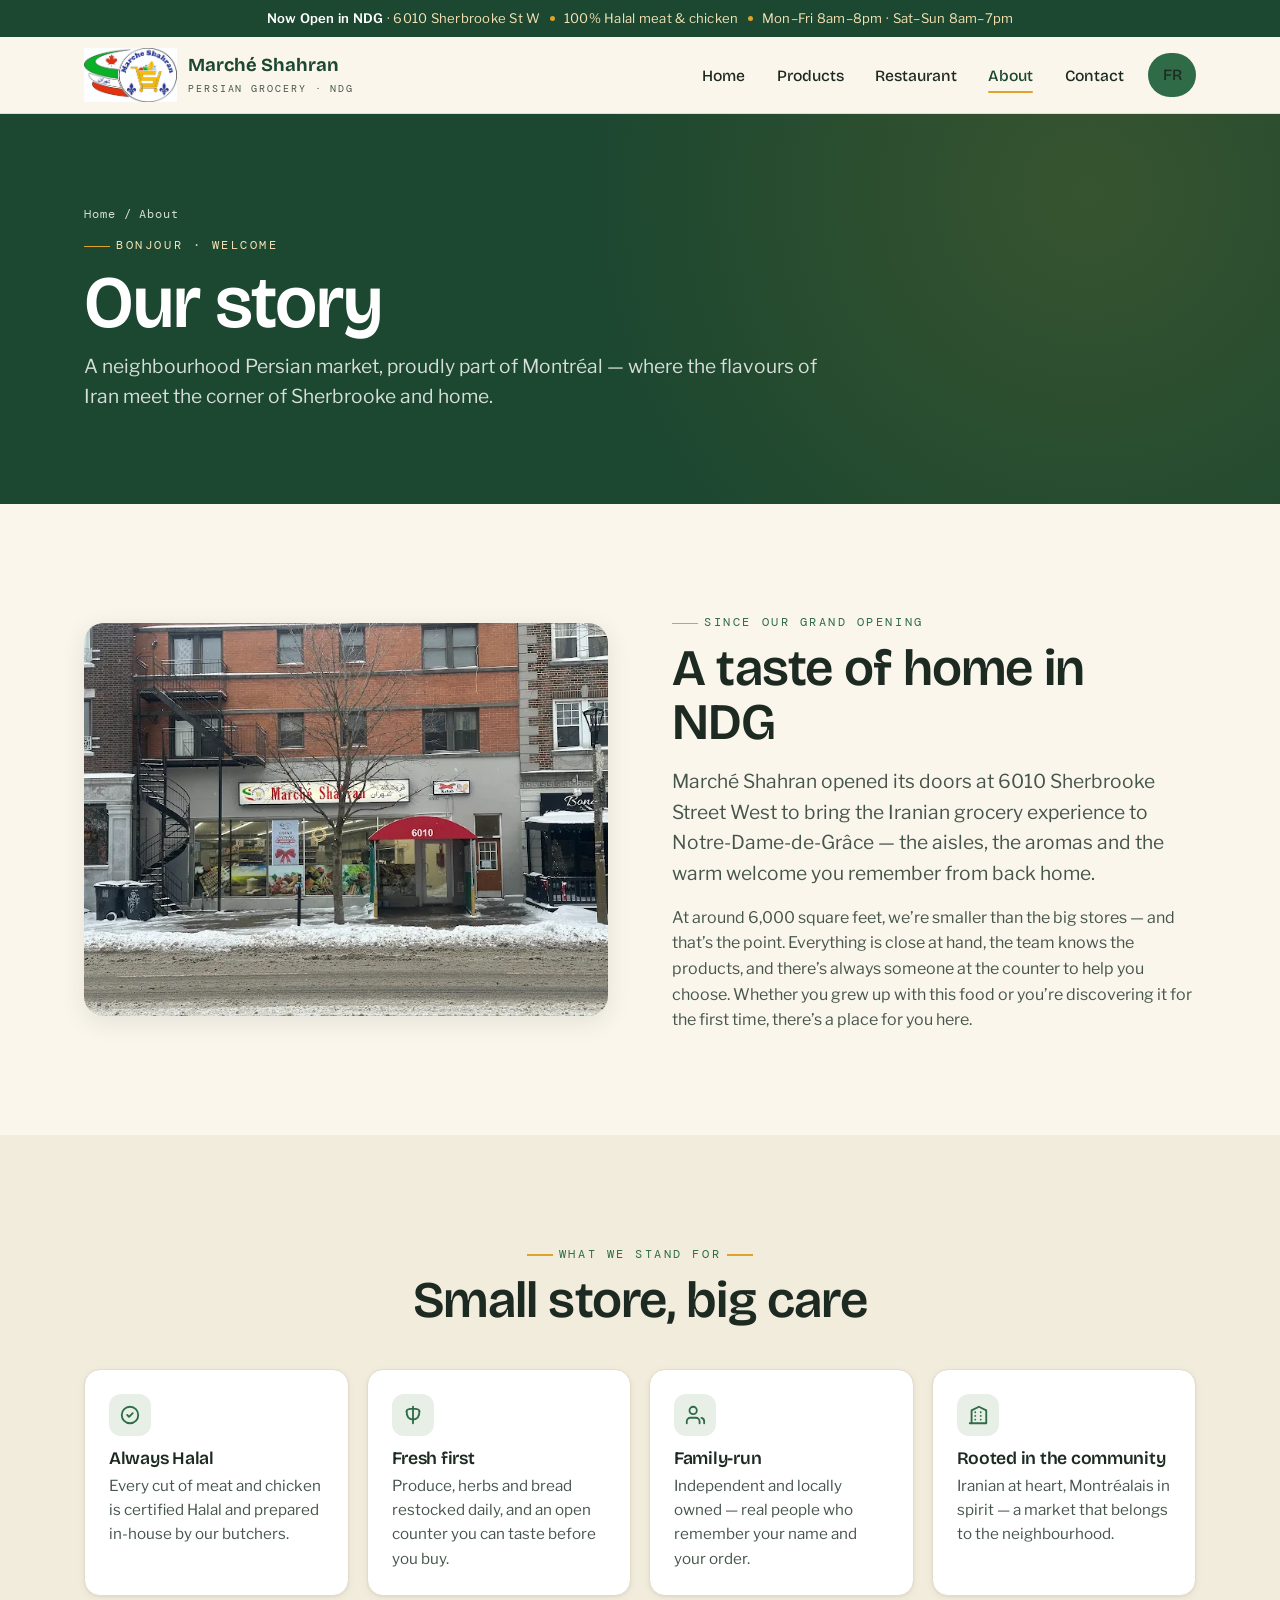
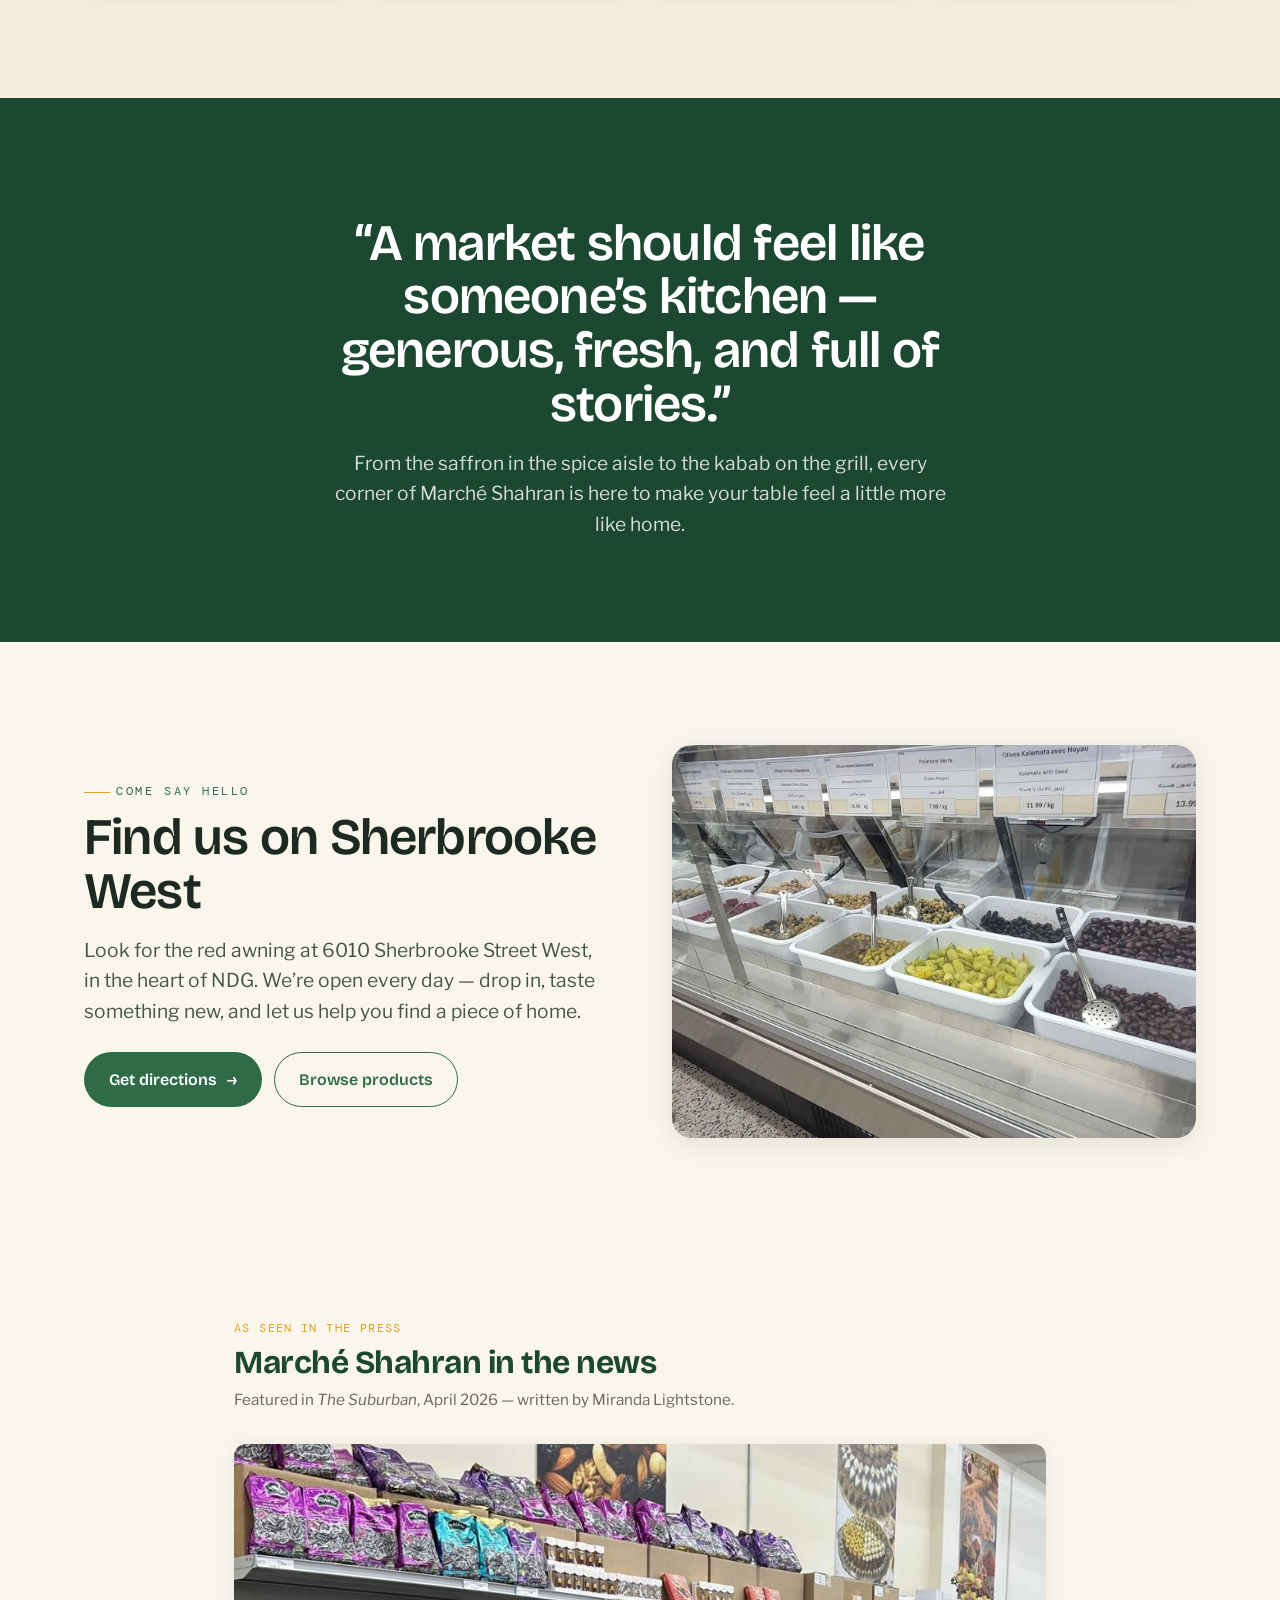
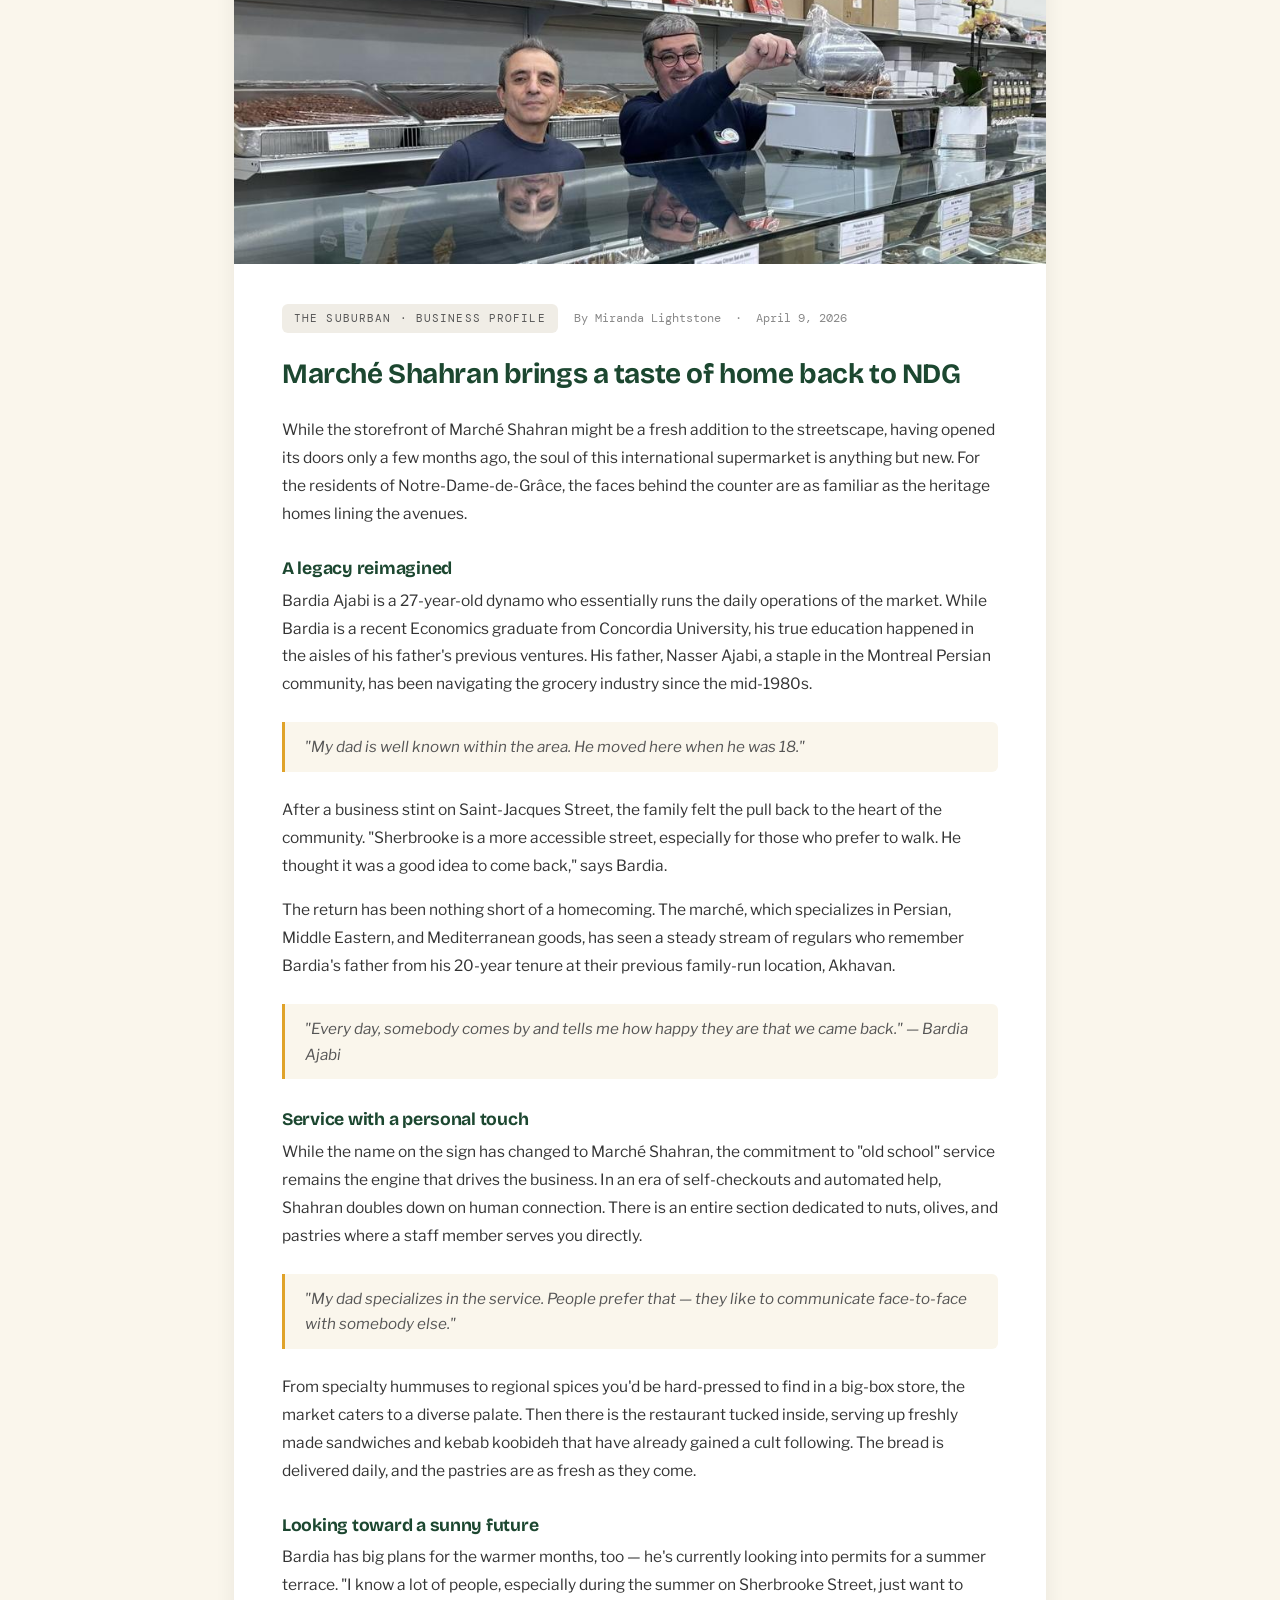
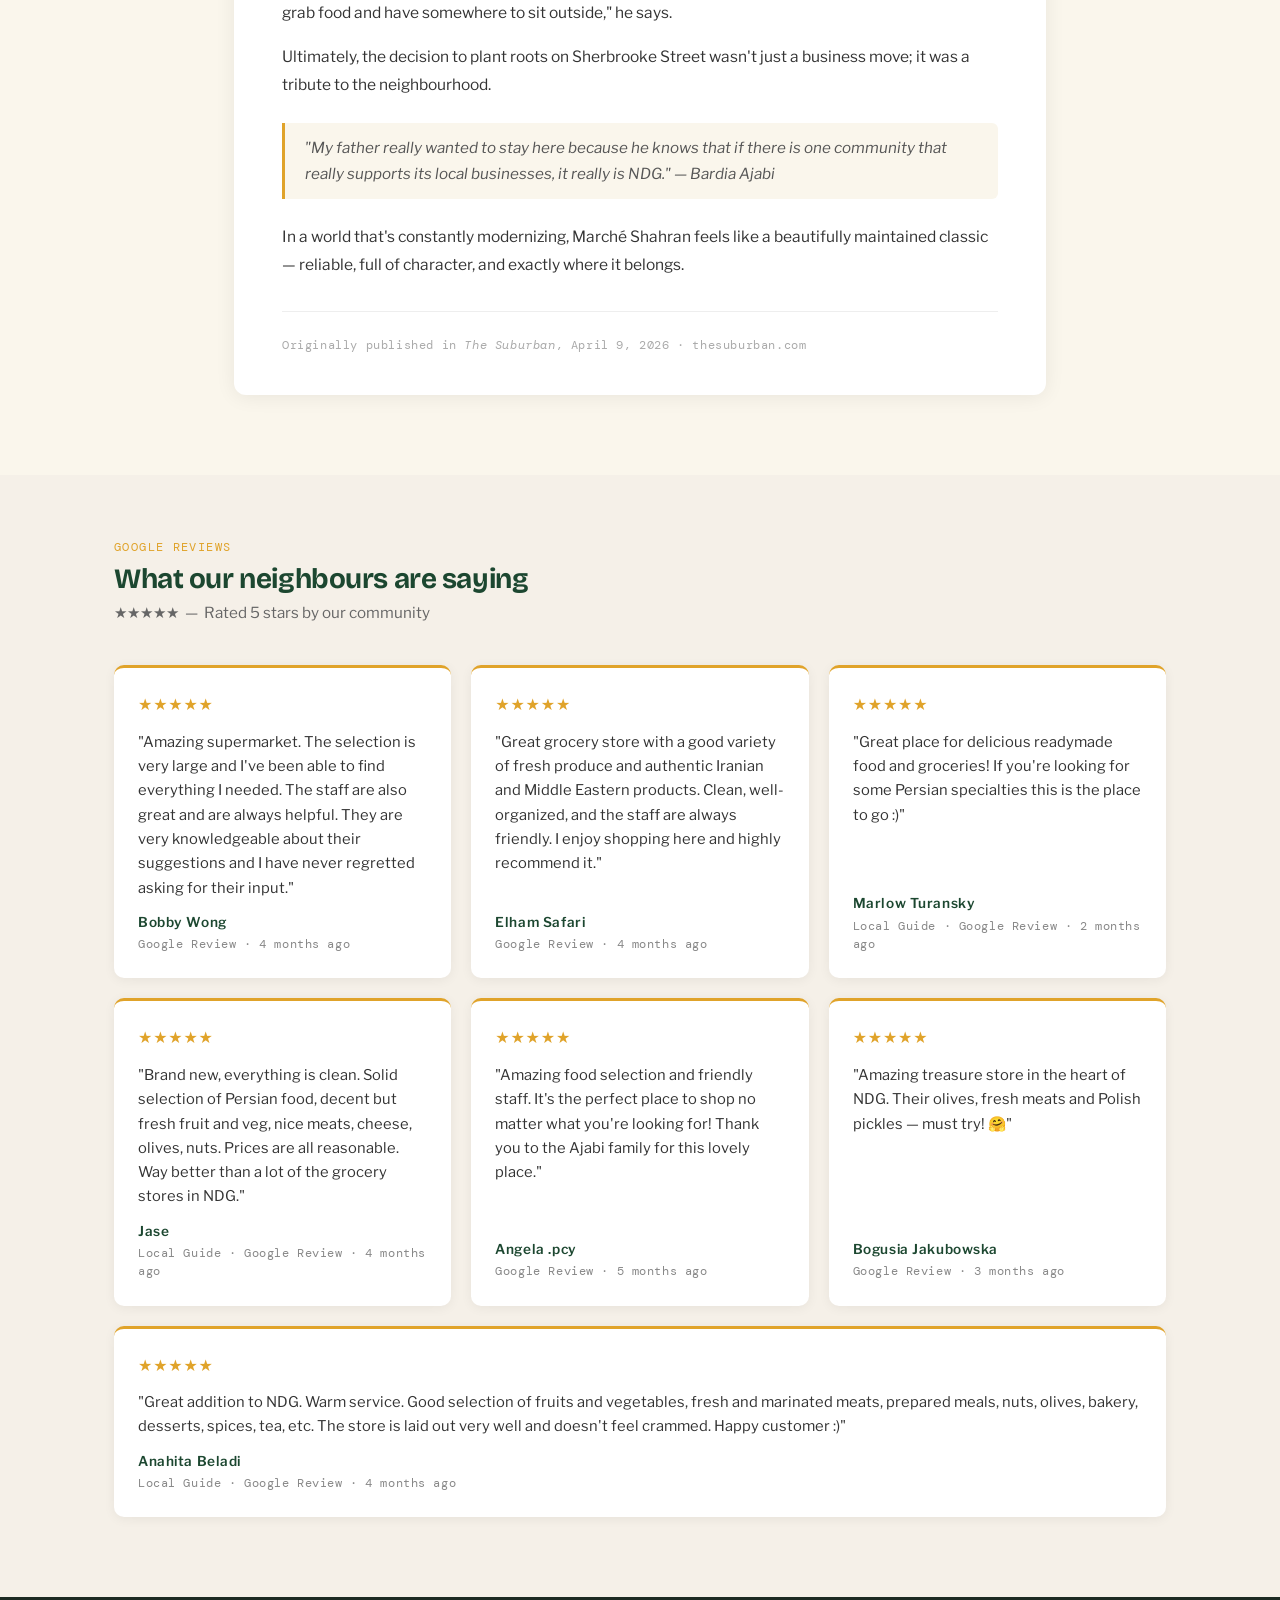
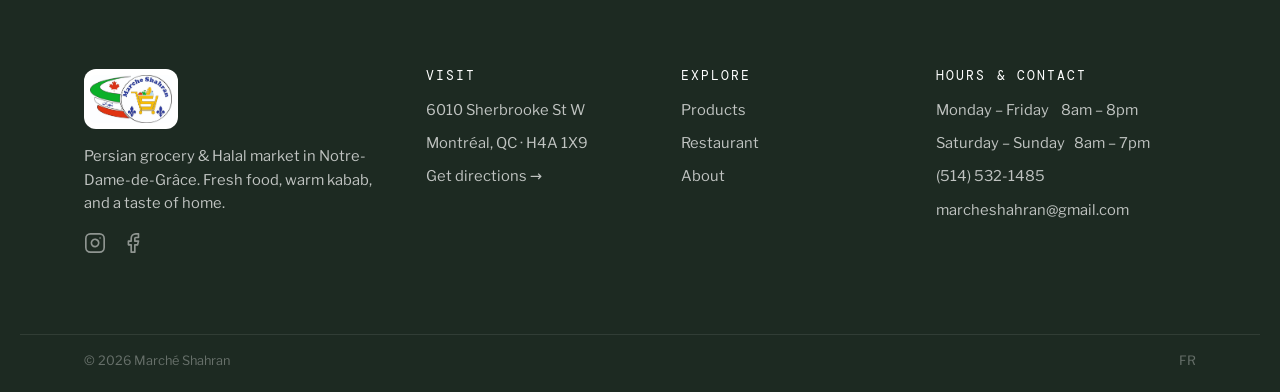
<file: about.html>
<!DOCTYPE html>
<html lang="en">
<head>
<meta charset="UTF-8">
<meta name="viewport" content="width=device-width, initial-scale=1.0">
<title>About — Marché Shahran · Persian Grocery, NDG Montréal</title>
<meta name="description" content="Marché Shahran is a family-run Persian grocery and Halal market in NDG, Montréal — bringing the flavours of Iran to Sherbrooke Street West.">
<link rel="stylesheet" href="styles.css">
<script>document.documentElement.className='js';</script>
</head>
<body>

<div class="topbar">
  <div class="wrap">
    <span><strong>Now Open in NDG</strong> · 6010 Sherbrooke St W</span>
    <span class="dot"></span>
    <span>100% Halal meat &amp; chicken</span>
    <span class="dot hide-sm"></span>
    <span class="hide-sm">Mon–Fri 8am–8pm · Sat–Sun 8am–7pm</span>
  </div>
</div>

<header class="site-head">
  <div class="wrap nav">
    <a class="brand" href="index.html" aria-label="Marché Shahran home">
      <img src="assets/logo.jpeg" alt="Marché Shahran logo">
      <span class="brand-text"><span class="bt">Marché Shahran</span><span class="bs">Persian Grocery · NDG</span></span>
    </a>
    <button class="nav-toggle" aria-label="Open menu" aria-expanded="false"><span></span><span></span><span></span></button>
    <ul class="nav-links" id="nav">
      <li><a href="index.html">Home</a></li>
      <li><a href="products.html">Products</a></li>
      
      <li><a href="restaurant.html">Restaurant</a></li>
      <li><a href="about.html" class="active">About</a></li>
      <li><a href="contact.html">Contact</a></li>
      <li class="nav-cta"><a class="btn btn-primary" href="fr/a-propos.html">FR</a></li>
    </ul>
  </div>
  <div class="nav-backdrop" id="backdrop"></div>
</header>

<!-- PAGE HERO -->
<section class="page-hero">
  <div class="wrap">
    <p class="crumbs"><a href="index.html">Home</a> / About</p>
    <span class="kicker is-light" style="margin-top:.8rem">Bonjour · Welcome</span>
    <h1 class="h-xl">Our story</h1>
    <p class="lead">A neighbourhood Persian market, proudly part of Montréal — where the flavours of Iran meet the corner of Sherbrooke and home.</p>
  </div>
</section>

<!-- STORY SPLIT -->
<section class="section">
  <div class="wrap">
    <div class="split">
      <div class="split-media reveal"><img src="assets/storefront-snow.webp" alt="Marché Shahran storefront in winter"></div>
      <div class="split-body reveal">
        <span class="kicker">Since our grand opening</span>
        <h2 class="h-lg" style="margin:.6rem 0 1rem">A taste of home in NDG</h2>
        <p class="lead" style="margin-bottom:1rem">Marché Shahran opened its doors at 6010 Sherbrooke Street West to bring the Iranian grocery experience to Notre-Dame-de-Grâce — the aisles, the aromas and the warm welcome you remember from back home.</p>
        <p style="color:var(--ink-soft)">At around 6,000 square feet, we’re smaller than the big stores — and that’s the point. Everything is close at hand, the team knows the products, and there’s always someone at the counter to help you choose. Whether you grew up with this food or you’re discovering it for the first time, there’s a place for you here.</p>
      </div>
    </div>
  </div>
</section>

<!-- VALUES -->
<section class="section band-cream">
  <div class="wrap">
    <div class="center reveal" style="max-width:620px;margin-inline:auto;margin-bottom:2.6rem">
      <span class="kicker center-line">What we stand for</span>
      <h2 class="h-lg" style="margin-top:.6rem">Small store, big care</h2>
    </div>
    <div class="info-row">
      <div class="info-card reveal"><div class="ic"><svg width="22" height="22" viewBox="0 0 24 24" fill="none" stroke="currentColor" stroke-width="2" stroke-linecap="round" stroke-linejoin="round"><path d="M9 12l2 2 4-4"/><circle cx="12" cy="12" r="9"/></svg></div><h3>Always Halal</h3><p>Every cut of meat and chicken is certified Halal and prepared in-house by our butchers.</p></div>
      <div class="info-card reveal"><div class="ic"><svg width="22" height="22" viewBox="0 0 24 24" fill="none" stroke="currentColor" stroke-width="2" stroke-linecap="round" stroke-linejoin="round"><path d="M12 3v18M5 8c0-2 3-3 7-3s7 1 7 3"/><path d="M5 8c0 6 3 9 7 9s7-3 7-9"/></svg></div><h3>Fresh first</h3><p>Produce, herbs and bread restocked daily, and an open counter you can taste before you buy.</p></div>
      <div class="info-card reveal"><div class="ic"><svg width="22" height="22" viewBox="0 0 24 24" fill="none" stroke="currentColor" stroke-width="2" stroke-linecap="round" stroke-linejoin="round"><path d="M17 21v-2a4 4 0 0 0-4-4H7a4 4 0 0 0-4 4v2"/><circle cx="10" cy="7" r="4"/><path d="M22 21v-2a4 4 0 0 0-3-3.9"/></svg></div><h3>Family-run</h3><p>Independent and locally owned — real people who remember your name and your order.</p></div>
      <div class="info-card reveal"><div class="ic"><svg width="22" height="22" viewBox="0 0 24 24" fill="none" stroke="currentColor" stroke-width="2" stroke-linecap="round" stroke-linejoin="round"><path d="M3 21h18M5 21V7l8-4 8 4v14M9 9h.01M9 13h.01M9 17h.01M15 9h.01M15 13h.01M15 17h.01"/></svg></div><h3>Rooted in the community</h3><p>Iranian at heart, Montréalais in spirit — a market that belongs to the neighbourhood.</p></div>
    </div>
  </div>
</section>

<!-- BILINGUAL WELCOME -->
<section class="section band">
  <div class="wrap center" style="max-width:760px">
    
    <h2 class="h-lg" style="margin:1rem 0;color:#fff">“A market should feel like someone’s kitchen — generous, fresh, and full of stories.”</h2>
    <p class="lead">From the saffron in the spice aisle to the kabab on the grill, every corner of Marché Shahran is here to make your table feel a little more like home.</p>
  </div>
</section>

<!-- VISIT STRIP -->
<section class="section">
  <div class="wrap">
    <div class="split flip">
      <div class="split-media reveal"><img src="assets/olive-counter.webp" alt="Open olive counter"></div>
      <div class="split-body reveal">
        <span class="kicker">Come say hello</span>
        <h2 class="h-lg" style="margin:.6rem 0 1rem">Find us on Sherbrooke West</h2>
        <p class="lead">Look for the red awning at 6010 Sherbrooke Street West, in the heart of NDG. We’re open every day — drop in, taste something new, and let us help you find a piece of home.</p>
        <div style="display:flex;gap:.8rem;flex-wrap:wrap;margin-top:1.6rem">
          <a class="btn btn-primary" href="contact.html">Get directions <span class="arr">→</span></a>
          <a class="btn btn-ghost" href="products.html">Browse products</a>
        </div>
      </div>
    </div>
  </div>
</section>

<!-- ============================================================
  ABOUT PAGE — Full article + all reviews
  Paste this block into about.html just BEFORE the footer element.
  Add  id="press"  to this section so the homepage "Read more" link
  (#press) scrolls directly here.
  ============================================================ -->

<!-- ── Full Suburban article ── -->
<section class="press-full-section" id="press" aria-label="Press coverage">
  <div class="section-inner">

    <span class="press-label">As seen in the press</span>
    <h2 class="section-heading">Marché Shahran in the news</h2>
    <p style="font-family:'Libre Franklin',sans-serif;font-size:0.95rem;color:#666;margin:0.25rem 0 0;">
      Featured in <em>The Suburban</em>, April 2026 — written by Miranda Lightstone.
    </p>

    <article class="press-article">
      <img
        src="../assets/suburban-article.jpg"
        alt="Bardia and Nasser Ajabi at the nut and olive counter at Marché Shahran"
        class="press-article__image"
        loading="lazy"
      />
      <div class="press-article__body">
        <div class="press-article__meta">
          <span class="press-article__badge">The Suburban · Business Profile</span>
          <span class="press-article__byline">By Miranda Lightstone &nbsp;·&nbsp; April 9, 2026</span>
        </div>

        <h1 class="press-article__title">Marché Shahran brings a taste of home back to NDG</h1>

        <div class="press-article__content">
          <p>While the storefront of Marché Shahran might be a fresh addition to the streetscape, having opened its doors only a few months ago, the soul of this international supermarket is anything but new. For the residents of Notre-Dame-de-Grâce, the faces behind the counter are as familiar as the heritage homes lining the avenues.</p>

          <h3>A legacy reimagined</h3>
          <p>Bardia Ajabi is a 27-year-old dynamo who essentially runs the daily operations of the market. While Bardia is a recent Economics graduate from Concordia University, his true education happened in the aisles of his father's previous ventures. His father, Nasser Ajabi, a staple in the Montreal Persian community, has been navigating the grocery industry since the mid-1980s.</p>
          <blockquote>"My dad is well known within the area. He moved here when he was 18."</blockquote>
          <p>After a business stint on Saint-Jacques Street, the family felt the pull back to the heart of the community. "Sherbrooke is a more accessible street, especially for those who prefer to walk. He thought it was a good idea to come back," says Bardia.</p>
          <p>The return has been nothing short of a homecoming. The marché, which specializes in Persian, Middle Eastern, and Mediterranean goods, has seen a steady stream of regulars who remember Bardia's father from his 20-year tenure at their previous family-run location, Akhavan.</p>
          <blockquote>"Every day, somebody comes by and tells me how happy they are that we came back." — Bardia Ajabi</blockquote>

          <h3>Service with a personal touch</h3>
          <p>While the name on the sign has changed to Marché Shahran, the commitment to "old school" service remains the engine that drives the business. In an era of self-checkouts and automated help, Shahran doubles down on human connection. There is an entire section dedicated to nuts, olives, and pastries where a staff member serves you directly.</p>
          <blockquote>"My dad specializes in the service. People prefer that — they like to communicate face-to-face with somebody else."</blockquote>
          <p>From specialty hummuses to regional spices you'd be hard-pressed to find in a big-box store, the market caters to a diverse palate. Then there is the restaurant tucked inside, serving up freshly made sandwiches and kebab koobideh that have already gained a cult following. The bread is delivered daily, and the pastries are as fresh as they come.</p>

          <h3>Looking toward a sunny future</h3>
          <p>Bardia has big plans for the warmer months, too — he's currently looking into permits for a summer terrace. "I know a lot of people, especially during the summer on Sherbrooke Street, just want to grab food and have somewhere to sit outside," he says.</p>
          <p>Ultimately, the decision to plant roots on Sherbrooke Street wasn't just a business move; it was a tribute to the neighbourhood.</p>
          <blockquote>"My father really wanted to stay here because he knows that if there is one community that really supports its local businesses, it really is NDG." — Bardia Ajabi</blockquote>
          <p>In a world that's constantly modernizing, Marché Shahran feels like a beautifully maintained classic — reliable, full of character, and exactly where it belongs.</p>
        </div>

        <p class="press-article__footer">Originally published in <em>The Suburban</em>, April 9, 2026 · thesuburban.com</p>
      </div>
    </article>

  </div>
</section>

<!-- ── All Google reviews grid ── -->
<section class="about-reviews-section" aria-label="Google customer reviews">
  <div class="section-inner">

    <span class="press-label">Google Reviews</span>
    <h2>What our neighbours are saying</h2>
    <p class="reviews-sub">★★★★★ &nbsp;—&nbsp; Rated 5 stars by our community</p>

    <div class="reviews-grid">

      <div class="review-card">
        <div class="review-card__stars">★★★★★</div>
        <p class="review-card__text">"Amazing supermarket. The selection is very large and I've been able to find everything I needed. The staff are also great and are always helpful. They are very knowledgeable about their suggestions and I have never regretted asking for their input."</p>
        <div class="review-card__author">
          <strong>Bobby Wong</strong>
          Google Review · 4 months ago
        </div>
      </div>

      <div class="review-card">
        <div class="review-card__stars">★★★★★</div>
        <p class="review-card__text">"Great grocery store with a good variety of fresh produce and authentic Iranian and Middle Eastern products. Clean, well-organized, and the staff are always friendly. I enjoy shopping here and highly recommend it."</p>
        <div class="review-card__author">
          <strong>Elham Safari</strong>
          Google Review · 4 months ago
        </div>
      </div>

      <div class="review-card">
        <div class="review-card__stars">★★★★★</div>
        <p class="review-card__text">"Great place for delicious readymade food and groceries! If you're looking for some Persian specialties this is the place to go :)"</p>
        <div class="review-card__author">
          <strong>Marlow Turansky</strong>
          Local Guide · Google Review · 2 months ago
        </div>
      </div>

      <div class="review-card">
        <div class="review-card__stars">★★★★★</div>
        <p class="review-card__text">"Brand new, everything is clean. Solid selection of Persian food, decent but fresh fruit and veg, nice meats, cheese, olives, nuts. Prices are all reasonable. Way better than a lot of the grocery stores in NDG."</p>
        <div class="review-card__author">
          <strong>Jase</strong>
          Local Guide · Google Review · 4 months ago
        </div>
      </div>

      <div class="review-card">
        <div class="review-card__stars">★★★★★</div>
        <p class="review-card__text">"Amazing food selection and friendly staff. It's the perfect place to shop no matter what you're looking for! Thank you to the Ajabi family for this lovely place."</p>
        <div class="review-card__author">
          <strong>Angela .pcy</strong>
          Google Review · 5 months ago
        </div>
      </div>

      <div class="review-card">
        <div class="review-card__stars">★★★★★</div>
        <p class="review-card__text">"Amazing treasure store in the heart of NDG. Their olives, fresh meats and Polish pickles — must try! 🤗"</p>
        <div class="review-card__author">
          <strong>Bogusia Jakubowska</strong>
          Google Review · 3 months ago
        </div>
      </div>

      <div class="review-card" style="grid-column: span 3;">
        <div class="review-card__stars">★★★★★</div>
        <p class="review-card__text">"Great addition to NDG. Warm service. Good selection of fruits and vegetables, fresh and marinated meats, prepared meals, nuts, olives, bakery, desserts, spices, tea, etc. The store is laid out very well and doesn't feel crammed. Happy customer :)"</p>
        <div class="review-card__author">
          <strong>Anahita Beladi</strong>
          Local Guide · Google Review · 4 months ago
        </div>
      </div>

    </div><!-- /reviews-grid -->
  </div>
</section>



<!-- FOOTER -->
<footer class="site-foot">
  <!-- footer-unified-v2 -->
  <div class="wrap foot-top">
    <div class="foot-brand">
      <img src="assets/logo.jpeg" alt="Marché Shahran">
      <p>Persian grocery &amp; Halal market in Notre-Dame-de-Grâce. Fresh food, warm kabab, and a taste of home.</p>
      <div class="foot-social">
        <a href="https://www.instagram.com/marche_shahran/" target="_blank" rel="noopener" aria-label="Instagram">
          <svg xmlns="http://www.w3.org/2000/svg" width="22" height="22" viewBox="0 0 24 24" fill="none" stroke="currentColor" stroke-width="1.8" stroke-linecap="round" stroke-linejoin="round">
            <rect x="2" y="2" width="20" height="20" rx="5" ry="5"/>
            <path d="M16 11.37A4 4 0 1 1 12.63 8 4 4 0 0 1 16 11.37z"/>
            <line x1="17.5" y1="6.5" x2="17.51" y2="6.5"/>
          </svg>
        </a>
        <a href="https://www.facebook.com/profile.php?id=61589566258267" target="_blank" rel="noopener" aria-label="Facebook">
          <svg xmlns="http://www.w3.org/2000/svg" width="22" height="22" viewBox="0 0 24 24" fill="none" stroke="currentColor" stroke-width="1.8" stroke-linecap="round" stroke-linejoin="round">
            <path d="M18 2h-3a5 5 0 0 0-5 5v3H7v4h3v8h4v-8h3l1-4h-4V7a1 1 0 0 1 1-1h3z"/>
          </svg>
        </a>
      </div>
    </div>
    <div>
      <h4>Visit</h4>
      <ul class="foot-links">
        <li>6010 Sherbrooke St W</li>
        <li>Montréal, QC · H4A 1X9</li>
        <li><a href="contact.html">Get directions →</a></li>
      </ul>
    </div>
    <div>
      <h4>Explore</h4>
      <ul class="foot-links">
        <li><a href="products.html">Products</a></li>
        <li><a href="restaurant.html">Restaurant</a></li>
        <li><a href="about.html">About</a></li>
      </ul>
    </div>
    <div>
      <h4>Hours &amp; Contact</h4>
      <ul class="foot-links">
        <li>Monday – Friday &nbsp;&nbsp; 8am – 8pm</li>
        <li>Saturday – Sunday &nbsp; 8am – 7pm</li>
        <li><a href="tel:+15145321485">(514) 532-1485</a></li>
        <li><a href="mailto:marcheshahran@gmail.com">marcheshahran@gmail.com</a></li>
      </ul>
    </div>
  </div>
  <div class="wrap foot-bottom">
    <span>© 2026 Marché Shahran</span>
      <span style="background:linear-gradient(90deg,#ff0000 25%,#fff 25% 75%,#ff0000 75%)" title="Canada"></span>
      <span style="background:#003da5" title="Québec"></span>
    </span>
    <span class="foot-lang"><a href="fr/a-propos.html">FR</a></span>
  </div>
</footer>

<script src="site.js"></script>
</body>
</html>
</file>
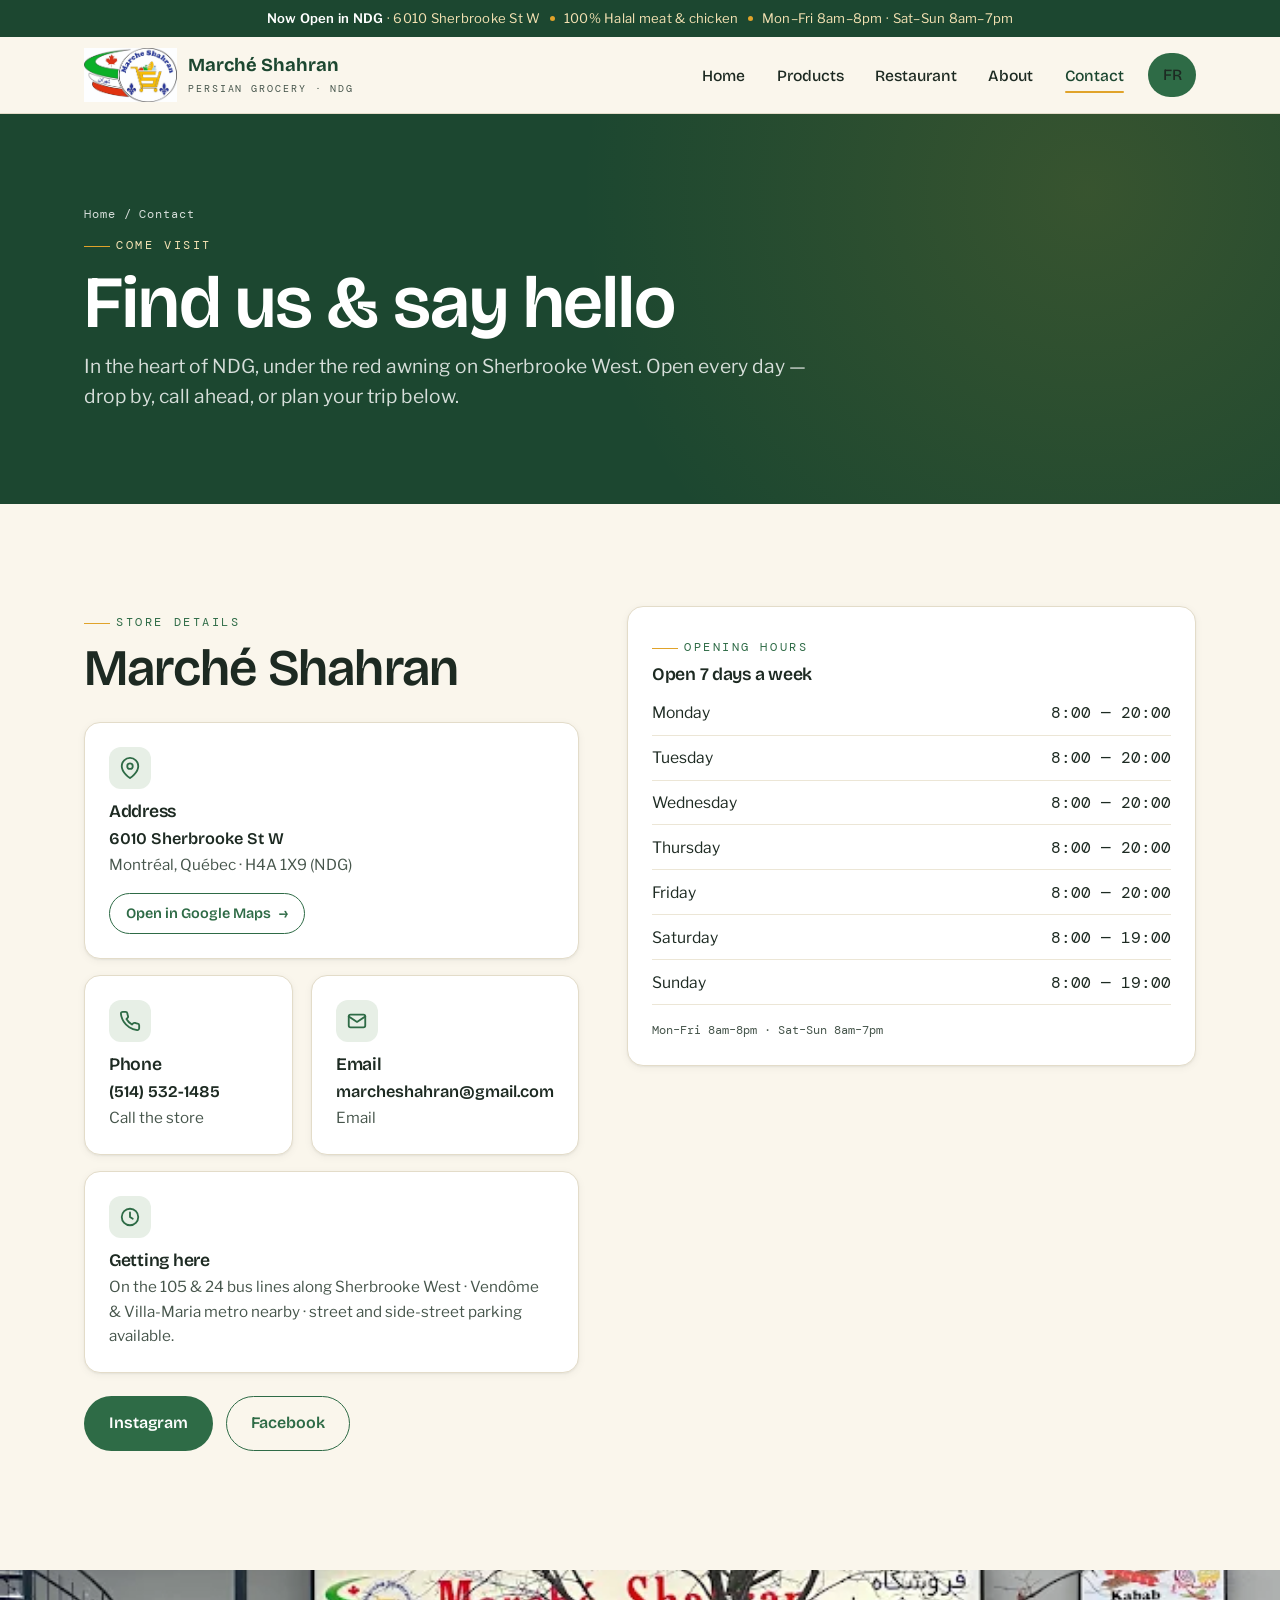
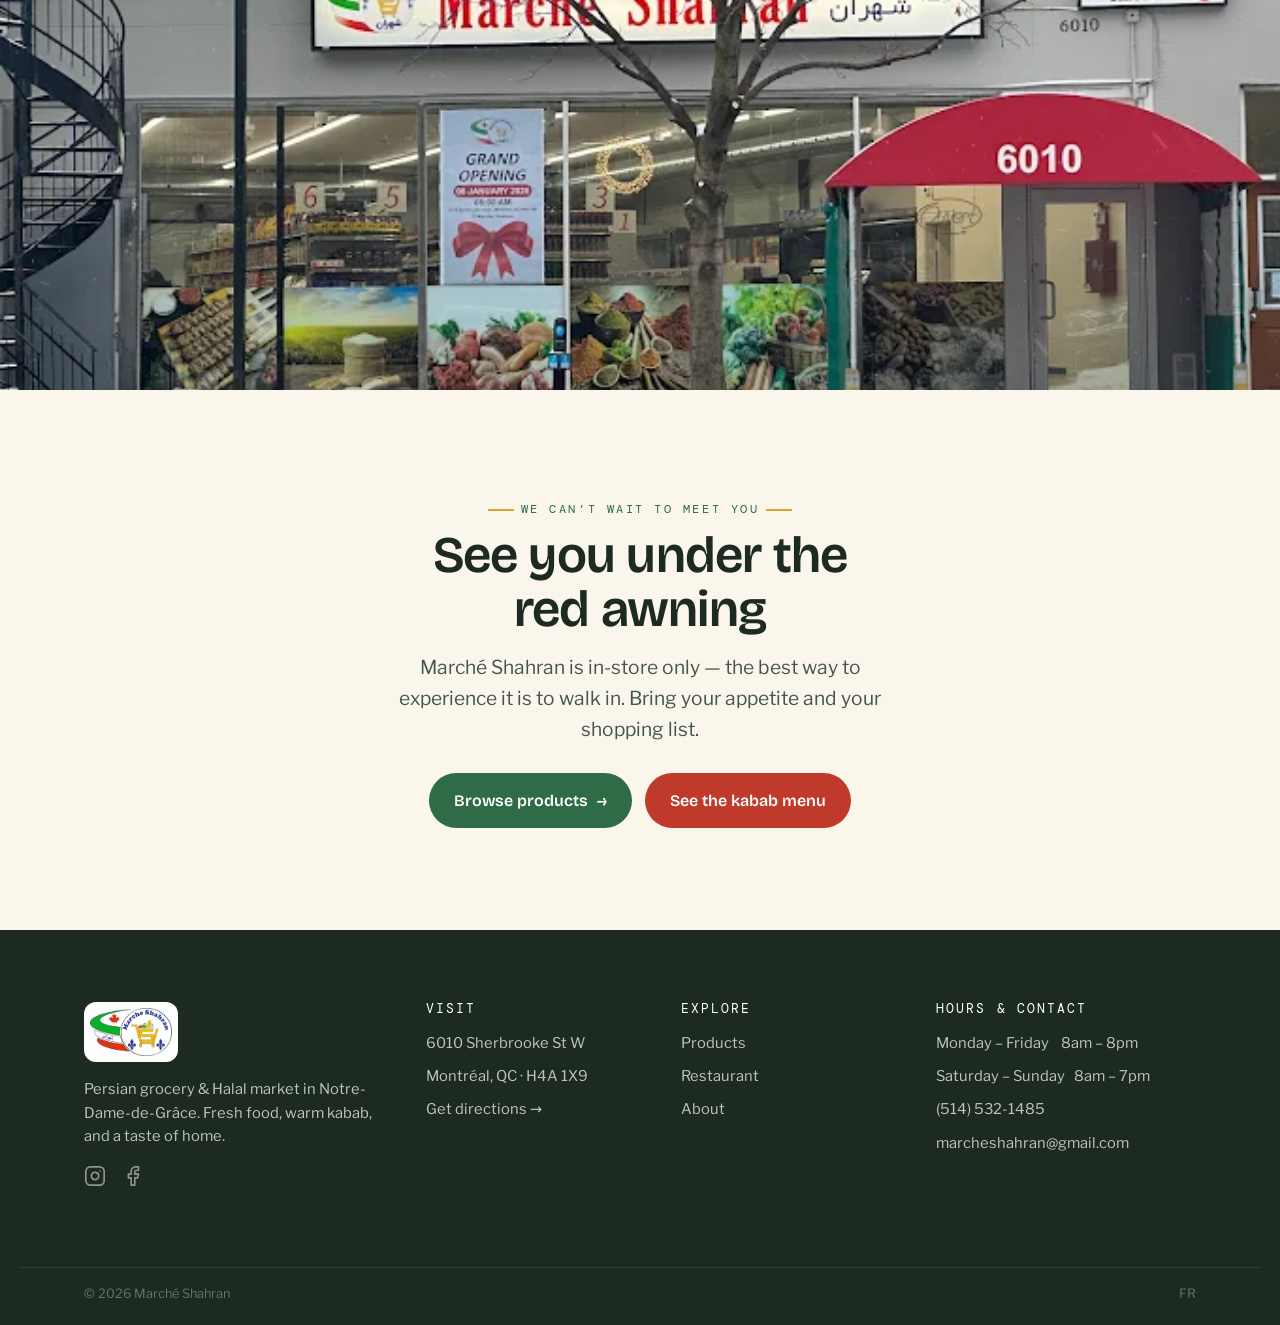
<file: contact.html>
<!DOCTYPE html>
<html lang="en">
<head>
<meta charset="UTF-8">
<meta name="viewport" content="width=device-width, initial-scale=1.0">
<title>Contact &amp; Hours — Marché Shahran · NDG Montréal</title>
<meta name="description" content="Visit Marché Shahran at 6010 Sherbrooke Street West, Montréal, QC H4A 1X9. Open daily 9am–9pm. Directions, hours and contact details.">
<link rel="stylesheet" href="styles.css">
<script>document.documentElement.className='js';</script>
</head>
<body>

<div class="topbar">
  <div class="wrap">
    <span><strong>Now Open in NDG</strong> · 6010 Sherbrooke St W</span>
    <span class="dot"></span>
    <span>100% Halal meat &amp; chicken</span>
    <span class="dot hide-sm"></span>
    <span class="hide-sm">Mon–Fri 8am–8pm · Sat–Sun 8am–7pm</span>
  </div>
</div>

<header class="site-head">
  <div class="wrap nav">
    <a class="brand" href="index.html" aria-label="Marché Shahran home">
      <img src="assets/logo.jpeg" alt="Marché Shahran logo">
      <span class="brand-text"><span class="bt">Marché Shahran</span><span class="bs">Persian Grocery · NDG</span></span>
    </a>
    <button class="nav-toggle" aria-label="Open menu" aria-expanded="false"><span></span><span></span><span></span></button>
    <ul class="nav-links" id="nav">
      <li><a href="index.html">Home</a></li>
      <li><a href="products.html">Products</a></li>
      
      <li><a href="restaurant.html">Restaurant</a></li>
      <li><a href="about.html">About</a></li>
      <li><a href="contact.html" class="active">Contact</a></li>
      <li class="nav-cta"><a class="btn btn-primary" href="fr/contact.html">FR</a></li>
    </ul>
  </div>
  <div class="nav-backdrop" id="backdrop"></div>
</header>

<!-- PAGE HERO -->
<section class="page-hero">
  <div class="wrap">
    <p class="crumbs"><a href="index.html">Home</a> / Contact</p>
    <span class="kicker is-light" style="margin-top:.8rem">Come visit</span>
    <h1 class="h-xl">Find us &amp; say hello</h1>
    <p class="lead">In the heart of NDG, under the red awning on Sherbrooke West. Open every day — drop by, call ahead, or plan your trip below.</p>
  </div>
</section>

<!-- CONTACT GRID -->
<section class="section">
  <div class="wrap">
    <div class="contact-grid">
      <!-- LEFT: details -->
      <div class="reveal">
        <span class="kicker">Store details</span>
        <h2 class="h-lg" style="margin:.6rem 0 1.6rem">Marché Shahran</h2>

        <div class="info-card" style="margin-bottom:1rem">
          <div class="ic"><svg width="22" height="22" viewBox="0 0 24 24" fill="none" stroke="currentColor" stroke-width="2" stroke-linecap="round" stroke-linejoin="round"><path d="M21 10c0 7-9 13-9 13s-9-6-9-13a9 9 0 0 1 18 0Z"/><circle cx="12" cy="10" r="3"/></svg></div>
          <h3>Address</h3>
          <p class="big">6010 Sherbrooke St W</p>
          <p>Montréal, Québec · H4A 1X9 (NDG)</p>
          <a class="btn btn-ghost" href="https://www.google.com/maps/search/?api=1&query=6010+Sherbrooke+St+W+Montreal+H4A+1X9" target="_blank" rel="noopener" style="margin-top:1rem;padding:.55em 1.1em;font-size:.9rem">Open in Google Maps <span class="arr">→</span></a>
        </div>

        <div class="info-row" style="grid-template-columns:1fr 1fr">
          <div class="info-card">
            <div class="ic"><svg width="22" height="22" viewBox="0 0 24 24" fill="none" stroke="currentColor" stroke-width="2" stroke-linecap="round" stroke-linejoin="round"><path d="M22 16.9v3a2 2 0 0 1-2.2 2 19.8 19.8 0 0 1-8.6-3.1 19.5 19.5 0 0 1-6-6A19.8 19.8 0 0 1 2.1 4.2 2 2 0 0 1 4.1 2h3a2 2 0 0 1 2 1.7c.1 1 .4 1.9.7 2.8a2 2 0 0 1-.5 2.1L8.1 9.9a16 16 0 0 0 6 6l1.3-1.3a2 2 0 0 1 2.1-.5c.9.3 1.8.6 2.8.7a2 2 0 0 1 1.7 2Z"/></svg></div>
            <h3>Phone</h3>
            <p class="big">(514) 532-1485</p>
            <p>Call the store</p>
          </div>
          <div class="info-card">
            <div class="ic"><svg width="22" height="22" viewBox="0 0 24 24" fill="none" stroke="currentColor" stroke-width="2" stroke-linecap="round" stroke-linejoin="round"><rect x="3" y="5" width="18" height="14" rx="2"/><path d="m3 7 9 6 9-6"/></svg></div>
            <h3>Email</h3>
            <p class="big">marcheshahran@gmail.com</p>
            <p>Email</p>
          </div>
        </div>

        <div class="info-card" style="margin-top:1rem">
          <div class="ic"><svg width="22" height="22" viewBox="0 0 24 24" fill="none" stroke="currentColor" stroke-width="2" stroke-linecap="round" stroke-linejoin="round"><circle cx="12" cy="12" r="9"/><path d="M12 7v5l3 2"/></svg></div>
          <h3>Getting here</h3>
          <p>On the 105 &amp; 24 bus lines along Sherbrooke West · Vendôme &amp; Villa-Maria metro nearby · street and side-street parking available.</p>
        </div>

        <div style="display:flex;gap:.8rem;margin-top:1.4rem">
          <a class="btn btn-primary" href="https://www.instagram.com/marche_shahran/" target="_blank" rel="noopener" aria-label="Instagram">Instagram</a>
          <a class="btn btn-ghost" href="#" aria-label="Facebook">Facebook</a>
        </div>
      </div>

      <!-- RIGHT: hours + map -->
      <div class="reveal">
        <div class="info-card" style="margin-bottom:1.4rem">
          <span class="kicker">Opening hours</span>
          <h3 class="h-md" style="margin:.5rem 0 .4rem">Open 7 days a week</h3>
          <table class="hours-table">
            <tr><td>Monday</td><td>8:00 — 20:00</td></tr>
            <tr><td>Tuesday</td><td>8:00 — 20:00</td></tr>
            <tr><td>Wednesday</td><td>8:00 — 20:00</td></tr>
            <tr><td>Thursday</td><td>8:00 — 20:00</td></tr>
            <tr><td>Friday</td><td>8:00 — 20:00</td></tr>
            <tr><td>Saturday</td><td>8:00 — 19:00</td></tr>
            <tr><td>Sunday</td><td>8:00 — 19:00</td></tr>
          </table>
          <p style="margin-top:1rem;font-family:var(--f-mono);font-size:.76rem;color:var(--ink-soft)">Mon–Fri 8am–8pm · Sat–Sun 8am–7pm</p>
        </div>

        <iframe
            src="https://www.google.com/maps/embed?pb=!1m18!1m12!1m3!1d2796.0!2d-73.6414!3d45.4734!2m3!1f0!2f0!3f0!3m2!1i1024!2i768!4f13.1!3m3!1m2!1s0x4cc91a8f6c1b1b1b%3A0x1234567890abcdef!2s6010+Sherbrooke+St+W%2C+Montr%C3%A9al%2C+QC+H4A+1X9!5e0!3m2!1sen!2sca!4v1"
            width="100%" height="380" style="border:0;border-radius:16px;display:block" allowfullscreen="" loading="lazy" referrerpolicy="no-referrer-when-downgrade">
          </iframe>
      </div>
    </div>
  </div>
</section>

<!-- STOREFRONT STRIP -->
<section class="section band-cream" style="padding-block:0">
  <div style="position:relative;overflow:hidden;max-height:420px">
    <img src="assets/storefront.webp" alt="Marché Shahran storefront on Sherbrooke West" style="width:100%;height:420px;object-fit:cover">
  </div>
</section>

<!-- CTA -->
<section class="section center">
  <div class="wrap" style="max-width:620px">
    <span class="kicker center-line">We can’t wait to meet you</span>
    <h2 class="h-lg" style="margin:.6rem 0 1rem">See you under the red awning</h2>
    <p class="lead" style="margin-inline:auto">Marché Shahran is in-store only — the best way to experience it is to walk in. Bring your appetite and your shopping list.</p>
    <div style="display:flex;gap:.8rem;justify-content:center;flex-wrap:wrap;margin-top:1.8rem">
      <a class="btn btn-primary" href="products.html">Browse products <span class="arr">→</span></a>
      <a class="btn btn-red" href="restaurant.html">See the kabab menu</a>
    </div>
  </div>
</section>

<!-- FOOTER -->
<footer class="site-foot">
  <!-- footer-unified-v2 -->
  <div class="wrap foot-top">
    <div class="foot-brand">
      <img src="assets/logo.jpeg" alt="Marché Shahran">
      <p>Persian grocery &amp; Halal market in Notre-Dame-de-Grâce. Fresh food, warm kabab, and a taste of home.</p>
      <div class="foot-social">
        <a href="https://www.instagram.com/marche_shahran/" target="_blank" rel="noopener" aria-label="Instagram">
          <svg xmlns="http://www.w3.org/2000/svg" width="22" height="22" viewBox="0 0 24 24" fill="none" stroke="currentColor" stroke-width="1.8" stroke-linecap="round" stroke-linejoin="round">
            <rect x="2" y="2" width="20" height="20" rx="5" ry="5"/>
            <path d="M16 11.37A4 4 0 1 1 12.63 8 4 4 0 0 1 16 11.37z"/>
            <line x1="17.5" y1="6.5" x2="17.51" y2="6.5"/>
          </svg>
        </a>
        <a href="https://www.facebook.com/profile.php?id=61589566258267" target="_blank" rel="noopener" aria-label="Facebook">
          <svg xmlns="http://www.w3.org/2000/svg" width="22" height="22" viewBox="0 0 24 24" fill="none" stroke="currentColor" stroke-width="1.8" stroke-linecap="round" stroke-linejoin="round">
            <path d="M18 2h-3a5 5 0 0 0-5 5v3H7v4h3v8h4v-8h3l1-4h-4V7a1 1 0 0 1 1-1h3z"/>
          </svg>
        </a>
      </div>
    </div>
    <div>
      <h4>Visit</h4>
      <ul class="foot-links">
        <li>6010 Sherbrooke St W</li>
        <li>Montréal, QC · H4A 1X9</li>
        <li><a href="contact.html">Get directions →</a></li>
      </ul>
    </div>
    <div>
      <h4>Explore</h4>
      <ul class="foot-links">
        <li><a href="products.html">Products</a></li>
        <li><a href="restaurant.html">Restaurant</a></li>
        <li><a href="about.html">About</a></li>
      </ul>
    </div>
    <div>
      <h4>Hours &amp; Contact</h4>
      <ul class="foot-links">
        <li>Monday – Friday &nbsp;&nbsp; 8am – 8pm</li>
        <li>Saturday – Sunday &nbsp; 8am – 7pm</li>
        <li><a href="tel:+15145321485">(514) 532-1485</a></li>
        <li><a href="mailto:marcheshahran@gmail.com">marcheshahran@gmail.com</a></li>
      </ul>
    </div>
  </div>
  <div class="wrap foot-bottom">
    <span>© 2026 Marché Shahran</span>
      <span style="background:linear-gradient(90deg,#ff0000 25%,#fff 25% 75%,#ff0000 75%)" title="Canada"></span>
      <span style="background:#003da5" title="Québec"></span>
    </span>
    <span class="foot-lang"><a href="fr/contact.html">FR</a></span>
  </div>
</footer>

<script src="site.js"></script>
</body>
</html>
</file>
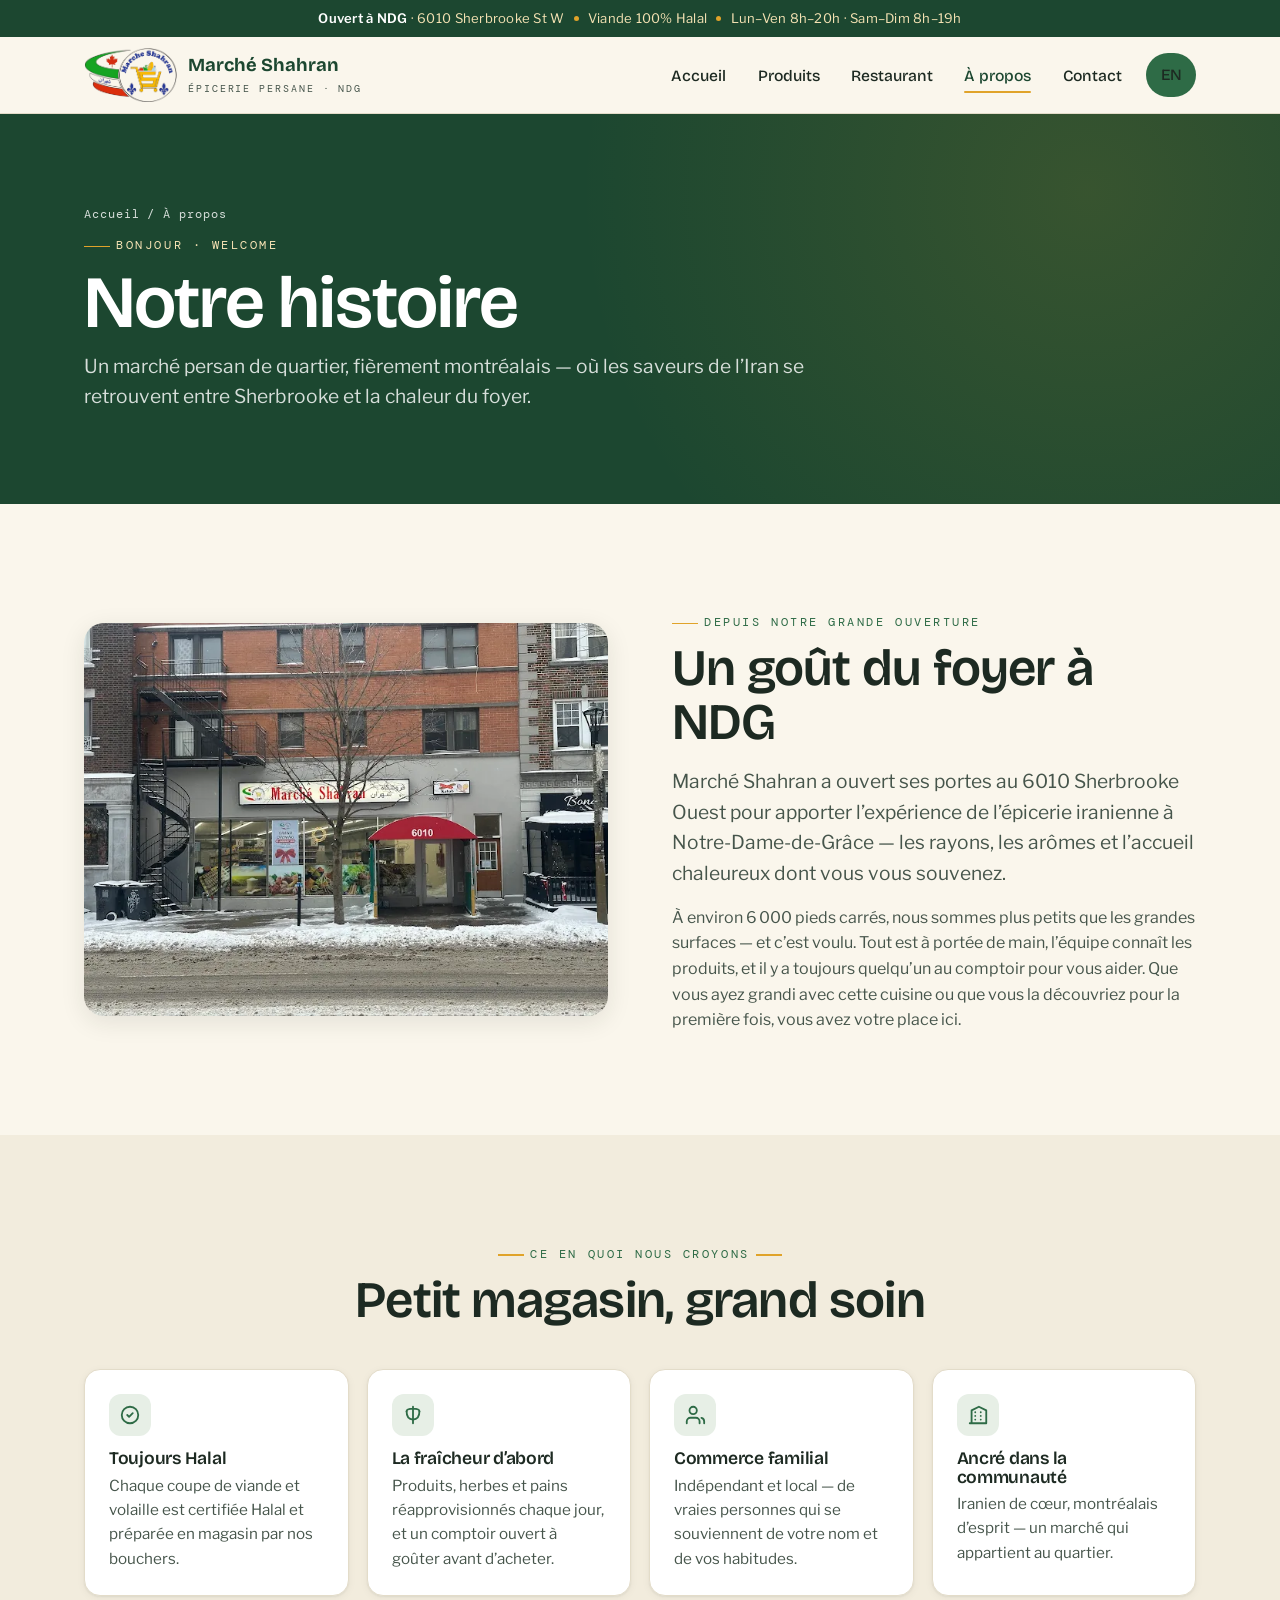
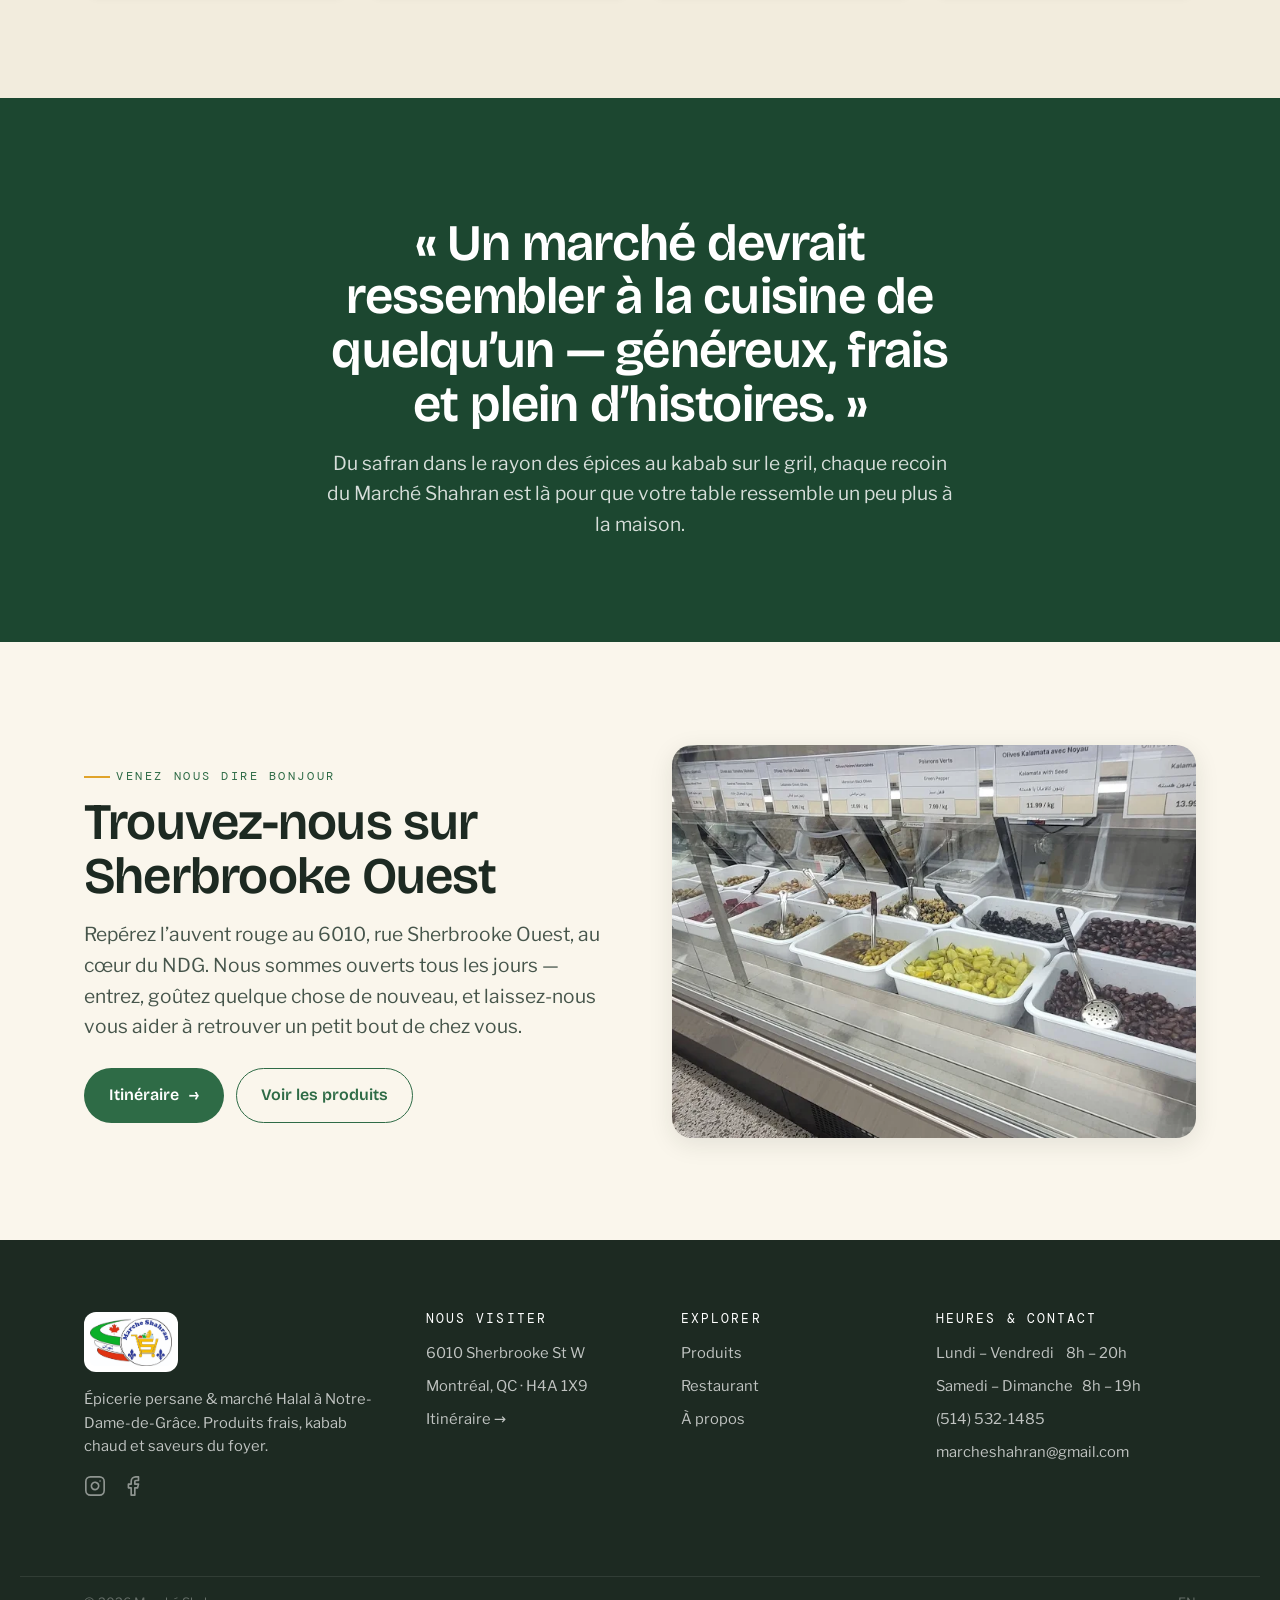
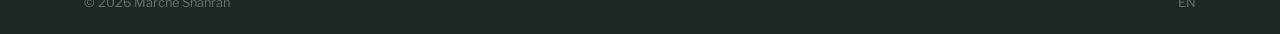
<file: fr/a-propos.html>
<!DOCTYPE html>
<html lang="fr">
<head>
<meta charset="UTF-8">
<meta name="viewport" content="width=device-width, initial-scale=1.0">
<title>À propos — Marché Shahran · Épicerie persane, NDG Montréal</title>
<meta name="description" content="Marché Shahran est une épicerie persane familiale et un marché Halal à NDG, Montréal.">
<link rel="stylesheet" href="../styles.css">
<script>document.documentElement.className='js';</script>
</head>
<body>
<div class="topbar"><div class="wrap"><span><strong>Ouvert à NDG</strong> · 6010 Sherbrooke St W</span><span class="dot"></span><span>Viande 100% Halal</span><span class="dot hide-sm"></span><span class="hide-sm">Lun–Ven 8h–20h · Sam–Dim 8h–19h</span></div></div>
<header class="site-head">
  <div class="wrap nav">
    <a class="brand" href="index.html" aria-label="Marché Shahran accueil">
      <img src="../assets/logo.png" alt="Marché Shahran logo">
      <span class="brand-text"><span class="bt">Marché Shahran</span><span class="bs">Épicerie persane · NDG</span></span>
    </a>
    <button class="nav-toggle" aria-label="Ouvrir le menu" aria-expanded="false"><span></span><span></span><span></span></button>
    <ul class="nav-links" id="nav">
      <li><a href="index.html">Accueil</a></li>
      <li><a href="produits.html">Produits</a></li>
      
      <li><a href="restaurant.html">Restaurant</a></li>
      <li><a href="a-propos.html" class="active">À propos</a></li>
      <li><a href="contact.html">Contact</a></li>
      <li class="nav-cta"><a class="btn btn-primary" href="../index.html">EN</a></li>
    </ul>
  </div>
  <div class="nav-backdrop" id="backdrop"></div>
</header>
<section class="page-hero">
  <div class="wrap">
    <p class="crumbs"><a href="index.html">Accueil</a> / À propos</p>
    <span class="kicker is-light" style="margin-top:.8rem">Bonjour · Welcome</span>
    <h1 class="h-xl">Notre histoire</h1>
    <p class="lead">Un marché persan de quartier, fièrement montréalais — où les saveurs de l’Iran se retrouvent entre Sherbrooke et la chaleur du foyer.</p>
  </div>
</section>

<section class="section">
  <div class="wrap">
    <div class="split">
      <div class="split-media reveal"><img src="../assets/storefront-snow.webp" alt="Devanture du Marché Shahran en hiver"></div>
      <div class="split-body reveal">
        <span class="kicker">Depuis notre grande ouverture</span>
        <h2 class="h-lg" style="margin:.6rem 0 1rem">Un goût du foyer à NDG</h2>
        <p class="lead" style="margin-bottom:1rem">Marché Shahran a ouvert ses portes au 6010 Sherbrooke Ouest pour apporter l’expérience de l’épicerie iranienne à Notre-Dame-de-Grâce — les rayons, les arômes et l’accueil chaleureux dont vous vous souvenez.</p>
        <p style="color:var(--ink-soft)">À environ 6 000 pieds carrés, nous sommes plus petits que les grandes surfaces — et c’est voulu. Tout est à portée de main, l’équipe connaît les produits, et il y a toujours quelqu’un au comptoir pour vous aider. Que vous ayez grandi avec cette cuisine ou que vous la découvriez pour la première fois, vous avez votre place ici.</p>
      </div>
    </div>
  </div>
</section>

<section class="section band-cream">
  <div class="wrap">
    <div class="center reveal" style="max-width:620px;margin-inline:auto;margin-bottom:2.6rem">
      <span class="kicker center-line">Ce en quoi nous croyons</span>
      <h2 class="h-lg" style="margin-top:.6rem">Petit magasin, grand soin</h2>
    </div>
    <div class="info-row">
      <div class="info-card reveal"><div class="ic"><svg width="22" height="22" viewBox="0 0 24 24" fill="none" stroke="currentColor" stroke-width="2" stroke-linecap="round" stroke-linejoin="round"><path d="M9 12l2 2 4-4"/><circle cx="12" cy="12" r="9"/></svg></div><h3>Toujours Halal</h3><p>Chaque coupe de viande et volaille est certifiée Halal et préparée en magasin par nos bouchers.</p></div>
      <div class="info-card reveal"><div class="ic"><svg width="22" height="22" viewBox="0 0 24 24" fill="none" stroke="currentColor" stroke-width="2" stroke-linecap="round" stroke-linejoin="round"><path d="M12 3v18M5 8c0-2 3-3 7-3s7 1 7 3"/><path d="M5 8c0 6 3 9 7 9s7-3 7-9"/></svg></div><h3>La fraîcheur d’abord</h3><p>Produits, herbes et pains réapprovisionnés chaque jour, et un comptoir ouvert à goûter avant d’acheter.</p></div>
      <div class="info-card reveal"><div class="ic"><svg width="22" height="22" viewBox="0 0 24 24" fill="none" stroke="currentColor" stroke-width="2" stroke-linecap="round" stroke-linejoin="round"><path d="M17 21v-2a4 4 0 0 0-4-4H7a4 4 0 0 0-4 4v2"/><circle cx="10" cy="7" r="4"/><path d="M22 21v-2a4 4 0 0 0-3-3.9"/></svg></div><h3>Commerce familial</h3><p>Indépendant et local — de vraies personnes qui se souviennent de votre nom et de vos habitudes.</p></div>
      <div class="info-card reveal"><div class="ic"><svg width="22" height="22" viewBox="0 0 24 24" fill="none" stroke="currentColor" stroke-width="2" stroke-linecap="round" stroke-linejoin="round"><path d="M3 21h18M5 21V7l8-4 8 4v14M9 9h.01M9 13h.01M9 17h.01M15 9h.01M15 13h.01M15 17h.01"/></svg></div><h3>Ancré dans la communauté</h3><p>Iranien de cœur, montréalais d’esprit — un marché qui appartient au quartier.</p></div>
    </div>
  </div>
</section>

<section class="section band">
  <div class="wrap center" style="max-width:760px">
    
    <h2 class="h-lg" style="margin:1rem 0;color:#fff">« Un marché devrait ressembler à la cuisine de quelqu’un — généreux, frais et plein d’histoires. »</h2>
    <p class="lead">Du safran dans le rayon des épices au kabab sur le gril, chaque recoin du Marché Shahran est là pour que votre table ressemble un peu plus à la maison.</p>
  </div>
</section>

<section class="section">
  <div class="wrap">
    <div class="split flip">
      <div class="split-media reveal"><img src="../assets/olive-counter.webp" alt="Comptoir ouvert d’olives"></div>
      <div class="split-body reveal">
        <span class="kicker">Venez nous dire bonjour</span>
        <h2 class="h-lg" style="margin:.6rem 0 1rem">Trouvez-nous sur Sherbrooke Ouest</h2>
        <p class="lead">Repérez l’auvent rouge au 6010, rue Sherbrooke Ouest, au cœur du NDG. Nous sommes ouverts tous les jours — entrez, goûtez quelque chose de nouveau, et laissez-nous vous aider à retrouver un petit bout de chez vous.</p>
        <div style="display:flex;gap:.8rem;flex-wrap:wrap;margin-top:1.6rem">
          <a class="btn btn-primary" href="contact.html">Itinéraire <span class="arr">→</span></a>
          <a class="btn btn-ghost" href="produits.html">Voir les produits</a>
        </div>
      </div>
    </div>
  </div>
</section>
<footer class="site-foot">
  <!-- footer-unified-v3 -->
  <div class="wrap foot-top">
    <div class="foot-brand">
      <img src="../assets/logo.jpeg" alt="Marché Shahran">
      <p>Épicerie persane &amp; marché Halal à Notre-Dame-de-Grâce. Produits frais, kabab chaud et saveurs du foyer.</p>
      <div class="foot-social">
        <a href="https://www.instagram.com/marche_shahran/" target="_blank" rel="noopener" aria-label="Instagram">
          <svg xmlns="http://www.w3.org/2000/svg" width="22" height="22" viewBox="0 0 24 24" fill="none" stroke="currentColor" stroke-width="1.8" stroke-linecap="round" stroke-linejoin="round">
            <rect x="2" y="2" width="20" height="20" rx="5" ry="5"/>
            <path d="M16 11.37A4 4 0 1 1 12.63 8 4 4 0 0 1 16 11.37z"/>
            <line x1="17.5" y1="6.5" x2="17.51" y2="6.5"/>
          </svg>
        </a>
        <a href="https://www.facebook.com/profile.php?id=61589566258267" target="_blank" rel="noopener" aria-label="Facebook">
          <svg xmlns="http://www.w3.org/2000/svg" width="22" height="22" viewBox="0 0 24 24" fill="none" stroke="currentColor" stroke-width="1.8" stroke-linecap="round" stroke-linejoin="round">
            <path d="M18 2h-3a5 5 0 0 0-5 5v3H7v4h3v8h4v-8h3l1-4h-4V7a1 1 0 0 1 1-1h3z"/>
          </svg>
        </a>
      </div>
    </div>
    <div>
      <h4>Nous visiter</h4>
      <ul class="foot-links">
        <li>6010 Sherbrooke St W</li>
        <li>Montréal, QC · H4A 1X9</li>
        <li><a href="contact.html">Itinéraire →</a></li>
      </ul>
    </div>
    <div>
      <h4>Explorer</h4>
      <ul class="foot-links">
        <li><a href="produits.html">Produits</a></li>
        <li><a href="restaurant.html">Restaurant</a></li>
        <li><a href="a-propos.html">À propos</a></li>
      </ul>
    </div>
    <div>
      <h4>Heures &amp; Contact</h4>
      <ul class="foot-links">
        <li>Lundi – Vendredi &nbsp;&nbsp; 8h – 20h</li>
        <li>Samedi – Dimanche &nbsp; 8h – 19h</li>
        <li><a href="tel:+15145321485">(514) 532-1485</a></li>
        <li><a href="mailto:marcheshahran@gmail.com">marcheshahran@gmail.com</a></li>
      </ul>
    </div>
  </div>
  <div class="wrap foot-bottom">
    <span>© 2026 Marché Shahran</span>
    <span class="foot-lang"><a href="../a-propos.html">EN</a></span>
  </div>
</footer>
<script src="../site.js"></script>
</body>
</html>
</file>
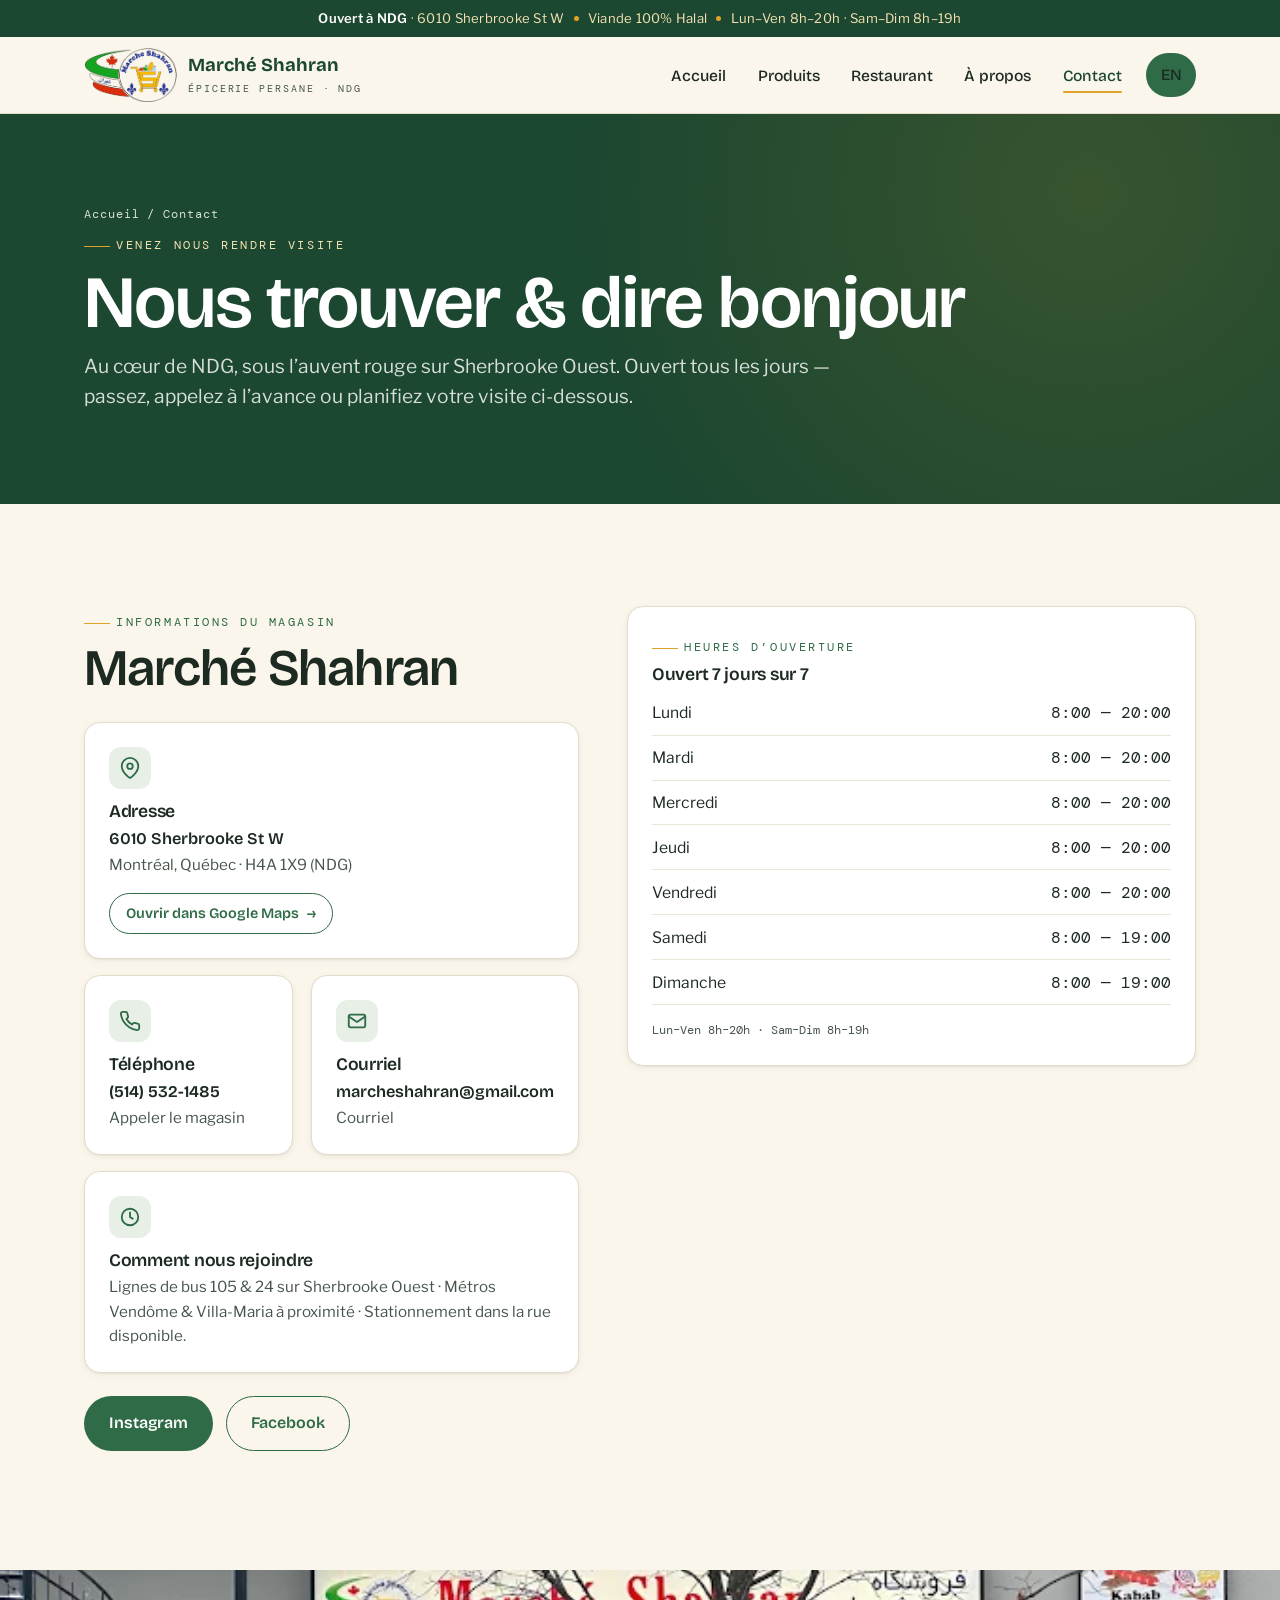
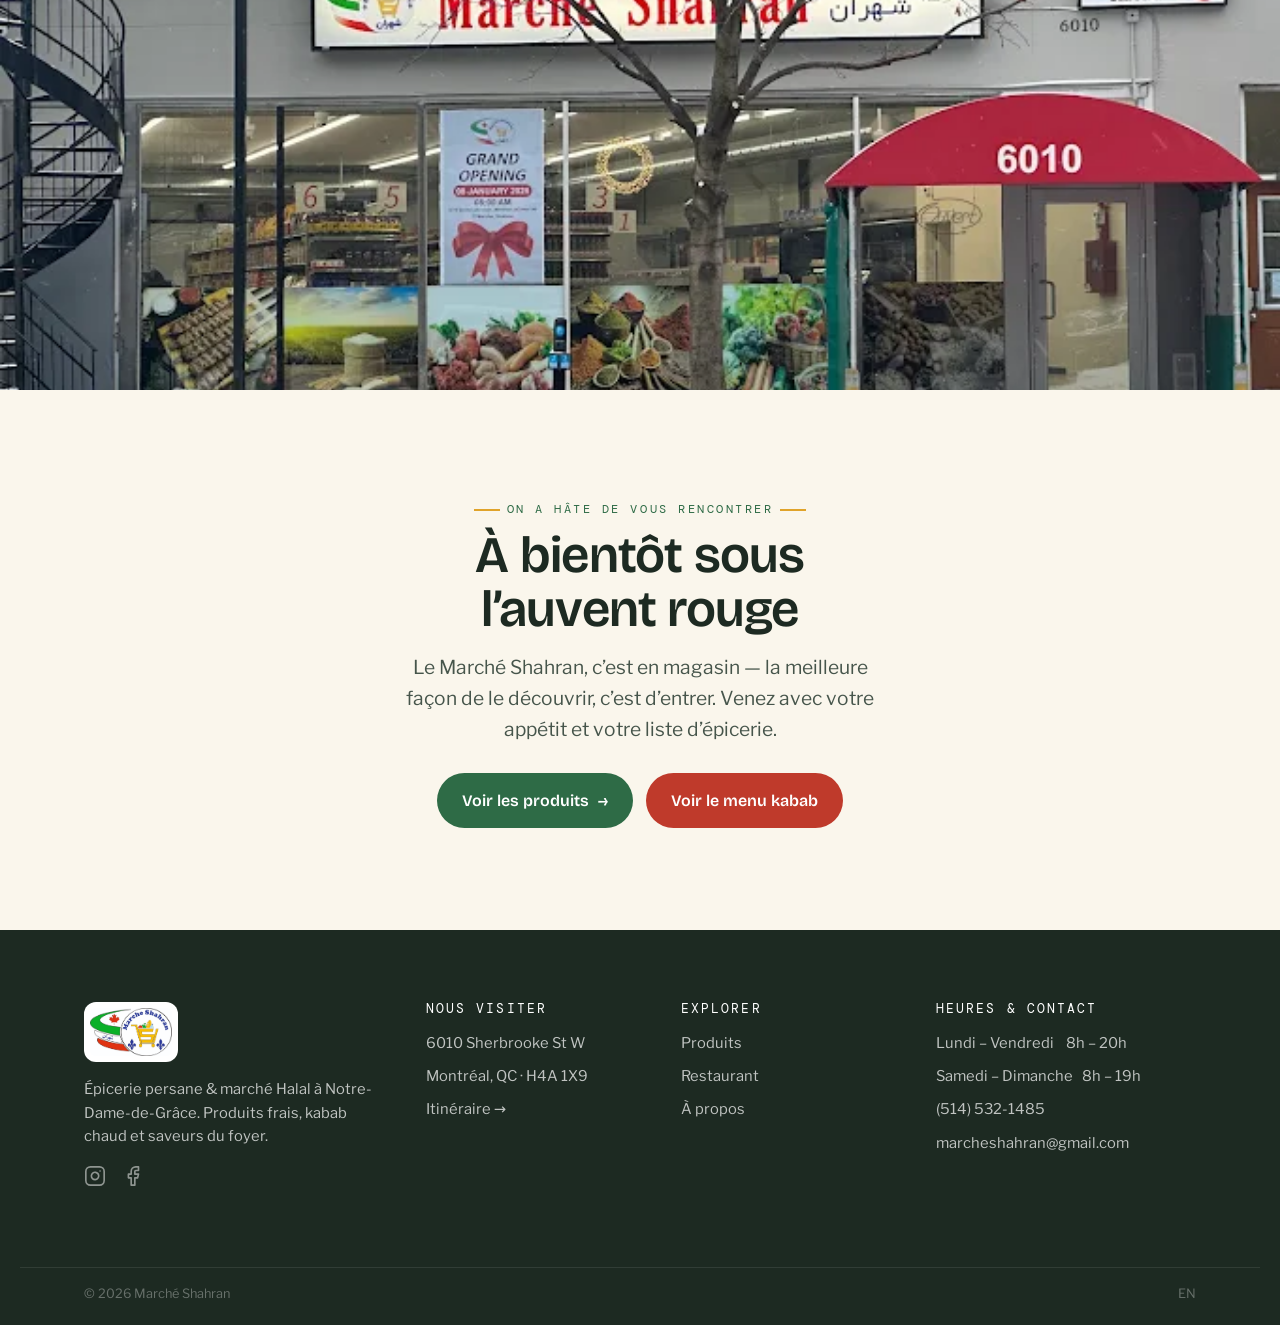
<file: fr/contact.html>
<!DOCTYPE html>
<html lang="fr">
<head>
<meta charset="UTF-8">
<meta name="viewport" content="width=device-width, initial-scale=1.0">
<title>Contact & Heures — Marché Shahran · NDG Montréal</title>
<meta name="description" content="Visitez le Marché Shahran au 6010 Sherbrooke Ouest, Montréal, QC H4A 1X9.">
<link rel="stylesheet" href="../styles.css">
<script>document.documentElement.className='js';</script>
</head>
<body>
<div class="topbar"><div class="wrap"><span><strong>Ouvert à NDG</strong> · 6010 Sherbrooke St W</span><span class="dot"></span><span>Viande 100% Halal</span><span class="dot hide-sm"></span><span class="hide-sm">Lun–Ven 8h–20h · Sam–Dim 8h–19h</span></div></div>
<header class="site-head">
  <div class="wrap nav">
    <a class="brand" href="index.html" aria-label="Marché Shahran accueil">
      <img src="../assets/logo.png" alt="Marché Shahran logo">
      <span class="brand-text"><span class="bt">Marché Shahran</span><span class="bs">Épicerie persane · NDG</span></span>
    </a>
    <button class="nav-toggle" aria-label="Ouvrir le menu" aria-expanded="false"><span></span><span></span><span></span></button>
    <ul class="nav-links" id="nav">
      <li><a href="index.html">Accueil</a></li>
      <li><a href="produits.html">Produits</a></li>
      
      <li><a href="restaurant.html">Restaurant</a></li>
      <li><a href="a-propos.html">À propos</a></li>
      <li><a href="contact.html" class="active">Contact</a></li>
      <li class="nav-cta"><a class="btn btn-primary" href="../index.html">EN</a></li>
    </ul>
  </div>
  <div class="nav-backdrop" id="backdrop"></div>
</header>
<section class="page-hero">
  <div class="wrap">
    <p class="crumbs"><a href="index.html">Accueil</a> / Contact</p>
    <span class="kicker is-light" style="margin-top:.8rem">Venez nous rendre visite</span>
    <h1 class="h-xl">Nous trouver &amp; dire bonjour</h1>
    <p class="lead">Au cœur de NDG, sous l’auvent rouge sur Sherbrooke Ouest. Ouvert tous les jours — passez, appelez à l’avance ou planifiez votre visite ci-dessous.</p>
  </div>
</section>
<section class="section">
  <div class="wrap">
    <div class="contact-grid">
      <div class="reveal">
        <span class="kicker">Informations du magasin</span>
        <h2 class="h-lg" style="margin:.6rem 0 1.6rem">Marché Shahran</h2>
        <div class="info-card" style="margin-bottom:1rem">
          <div class="ic"><svg width="22" height="22" viewBox="0 0 24 24" fill="none" stroke="currentColor" stroke-width="2" stroke-linecap="round" stroke-linejoin="round"><path d="M21 10c0 7-9 13-9 13s-9-6-9-13a9 9 0 0 1 18 0Z"/><circle cx="12" cy="10" r="3"/></svg></div>
          <h3>Adresse</h3><p class="big">6010 Sherbrooke St W</p><p>Montréal, Québec · H4A 1X9 (NDG)</p>
          <a class="btn btn-ghost" href="https://www.google.com/maps/search/?api=1&query=6010+Sherbrooke+St+W+Montreal+H4A+1X9" target="_blank" rel="noopener" style="margin-top:1rem;padding:.55em 1.1em;font-size:.9rem">Ouvrir dans Google Maps <span class="arr">→</span></a>
        </div>
        <div class="info-row" style="grid-template-columns:1fr 1fr">
          <div class="info-card"><div class="ic"><svg width="22" height="22" viewBox="0 0 24 24" fill="none" stroke="currentColor" stroke-width="2" stroke-linecap="round" stroke-linejoin="round"><path d="M22 16.9v3a2 2 0 0 1-2.2 2 19.8 19.8 0 0 1-8.6-3.1 19.5 19.5 0 0 1-6-6A19.8 19.8 0 0 1 2.1 4.2 2 2 0 0 1 4.1 2h3a2 2 0 0 1 2 1.7c.1 1 .4 1.9.7 2.8a2 2 0 0 1-.5 2.1L8.1 9.9a16 16 0 0 0 6 6l1.3-1.3a2 2 0 0 1 2.1-.5c.9.3 1.8.6 2.8.7a2 2 0 0 1 1.7 2Z"/></svg></div><h3>Téléphone</h3><p class="big">(514) 532-1485</p><p>Appeler le magasin</p></div>
          <div class="info-card"><div class="ic"><svg width="22" height="22" viewBox="0 0 24 24" fill="none" stroke="currentColor" stroke-width="2" stroke-linecap="round" stroke-linejoin="round"><rect x="3" y="5" width="18" height="14" rx="2"/><path d="m3 7 9 6 9-6"/></svg></div><h3>Courriel</h3><p class="big">marcheshahran@gmail.com</p><p>Courriel</p></div>
        </div>
        <div class="info-card" style="margin-top:1rem">
          <div class="ic"><svg width="22" height="22" viewBox="0 0 24 24" fill="none" stroke="currentColor" stroke-width="2" stroke-linecap="round" stroke-linejoin="round"><circle cx="12" cy="12" r="9"/><path d="M12 7v5l3 2"/></svg></div>
          <h3>Comment nous rejoindre</h3>
          <p>Lignes de bus 105 &amp; 24 sur Sherbrooke Ouest · Métros Vendôme &amp; Villa-Maria à proximité · Stationnement dans la rue disponible.</p>
        </div>
        <div style="display:flex;gap:.8rem;margin-top:1.4rem">
          <a class="btn btn-primary" href="https://www.instagram.com/marche_shahran/" target="_blank" rel="noopener" aria-label="Instagram">Instagram</a>
          <a class="btn btn-ghost" href="#" aria-label="Facebook">Facebook</a>
        </div>
      </div>
      <div class="reveal">
        <div class="info-card" style="margin-bottom:1.4rem">
          <span class="kicker">Heures d’ouverture</span>
          <h3 class="h-md" style="margin:.5rem 0 .4rem">Ouvert 7 jours sur 7</h3>
          <table class="hours-table">
            <tr><td>Lundi</td><td>8:00 — 20:00</td></tr>
            <tr><td>Mardi</td><td>8:00 — 20:00</td></tr>
            <tr><td>Mercredi</td><td>8:00 — 20:00</td></tr>
            <tr><td>Jeudi</td><td>8:00 — 20:00</td></tr>
            <tr><td>Vendredi</td><td>8:00 — 20:00</td></tr>
            <tr><td>Samedi</td><td>8:00 — 19:00</td></tr>
            <tr><td>Dimanche</td><td>8:00 — 19:00</td></tr>
          </table>
          <p style="margin-top:1rem;font-family:var(--f-mono);font-size:.76rem;color:var(--ink-soft)">Lun–Ven 8h–20h · Sam–Dim 8h–19h</p>
        </div>
        <iframe
            src="https://www.google.com/maps/embed?pb=!1m18!1m12!1m3!1d2796.0!2d-73.6414!3d45.4734!2m3!1f0!2f0!3f0!3m2!1i1024!2i768!4f13.1!3m3!1m2!1s0x4cc91a8f6c1b1b1b%3A0x1234567890abcdef!2s6010+Sherbrooke+St+W%2C+Montr%C3%A9al%2C+QC+H4A+1X9!5e0!3m2!1sen!2sca!4v1"
            width="100%" height="380" style="border:0;border-radius:16px;display:block" allowfullscreen="" loading="lazy" referrerpolicy="no-referrer-when-downgrade">
          </iframe>
      </div>
    </div>
  </div>
</section>
<section class="section band-cream" style="padding-block:0">
  <div style="position:relative;overflow:hidden;max-height:420px">
    <img src="../assets/storefront.webp" alt="Devanture Marché Shahran" style="width:100%;height:420px;object-fit:cover">
  </div>
</section>
<section class="section center">
  <div class="wrap" style="max-width:620px">
    <span class="kicker center-line">On a hâte de vous rencontrer</span>
    <h2 class="h-lg" style="margin:.6rem 0 1rem">À bientôt sous l’auvent rouge</h2>
    <p class="lead" style="margin-inline:auto">Le Marché Shahran, c’est en magasin — la meilleure façon de le découvrir, c’est d’entrer. Venez avec votre appétit et votre liste d’épicerie.</p>
    <div style="display:flex;gap:.8rem;justify-content:center;flex-wrap:wrap;margin-top:1.8rem">
      <a class="btn btn-primary" href="produits.html">Voir les produits <span class="arr">→</span></a>
      <a class="btn btn-red" href="restaurant.html">Voir le menu kabab</a>
    </div>
  </div>
</section>
<footer class="site-foot">
  <!-- footer-unified-v3 -->
  <div class="wrap foot-top">
    <div class="foot-brand">
      <img src="../assets/logo.jpeg" alt="Marché Shahran">
      <p>Épicerie persane &amp; marché Halal à Notre-Dame-de-Grâce. Produits frais, kabab chaud et saveurs du foyer.</p>
      <div class="foot-social">
        <a href="https://www.instagram.com/marche_shahran/" target="_blank" rel="noopener" aria-label="Instagram">
          <svg xmlns="http://www.w3.org/2000/svg" width="22" height="22" viewBox="0 0 24 24" fill="none" stroke="currentColor" stroke-width="1.8" stroke-linecap="round" stroke-linejoin="round">
            <rect x="2" y="2" width="20" height="20" rx="5" ry="5"/>
            <path d="M16 11.37A4 4 0 1 1 12.63 8 4 4 0 0 1 16 11.37z"/>
            <line x1="17.5" y1="6.5" x2="17.51" y2="6.5"/>
          </svg>
        </a>
        <a href="https://www.facebook.com/profile.php?id=61589566258267" target="_blank" rel="noopener" aria-label="Facebook">
          <svg xmlns="http://www.w3.org/2000/svg" width="22" height="22" viewBox="0 0 24 24" fill="none" stroke="currentColor" stroke-width="1.8" stroke-linecap="round" stroke-linejoin="round">
            <path d="M18 2h-3a5 5 0 0 0-5 5v3H7v4h3v8h4v-8h3l1-4h-4V7a1 1 0 0 1 1-1h3z"/>
          </svg>
        </a>
      </div>
    </div>
    <div>
      <h4>Nous visiter</h4>
      <ul class="foot-links">
        <li>6010 Sherbrooke St W</li>
        <li>Montréal, QC · H4A 1X9</li>
        <li><a href="contact.html">Itinéraire →</a></li>
      </ul>
    </div>
    <div>
      <h4>Explorer</h4>
      <ul class="foot-links">
        <li><a href="produits.html">Produits</a></li>
        <li><a href="restaurant.html">Restaurant</a></li>
        <li><a href="a-propos.html">À propos</a></li>
      </ul>
    </div>
    <div>
      <h4>Heures &amp; Contact</h4>
      <ul class="foot-links">
        <li>Lundi – Vendredi &nbsp;&nbsp; 8h – 20h</li>
        <li>Samedi – Dimanche &nbsp; 8h – 19h</li>
        <li><a href="tel:+15145321485">(514) 532-1485</a></li>
        <li><a href="mailto:marcheshahran@gmail.com">marcheshahran@gmail.com</a></li>
      </ul>
    </div>
  </div>
  <div class="wrap foot-bottom">
    <span>© 2026 Marché Shahran</span>
    <span class="foot-lang"><a href="../contact.html">EN</a></span>
  </div>
</footer>
<script src="../site.js"></script>
</body>
</html>
</file>
<file: styles.css>
/* =========================================================
   MARCHÉ SHAHRAN — shared stylesheet (Squarespace blueprint)
   ========================================================= */

@import url('https://fonts.googleapis.com/css2?family=Bricolage+Grotesque:opsz,wght@12..96,400;12..96,500;12..96,600;12..96,700;12..96,800&family=Libre+Franklin:ital,wght@0,400;0,500;0,600;0,700;1,400&family=DM+Mono:wght@400;500&display=swap');

:root{
  /* palette */
  --ink:#1d2a22;
  --ink-soft:#46554b;
  --cream:#faf6ec;
  --cream-2:#f2ecdd;
  --paper:#ffffff;
  --green:#2e6b46;
  --green-deep:#1c4730;
  --green-tint:#e7efe6;
  --red:#bf3a2b;
  --red-deep:#9a2c20;
  --saffron:#e0a32a;
  --saffron-soft:#f6e3b4;
  --blue:#27478c;
  --line:#e3dcc9;
  --line-soft:#ece6d6;

  --shadow-sm:0 1px 2px rgba(29,42,34,.06), 0 2px 8px rgba(29,42,34,.05);
  --shadow-md:0 6px 24px rgba(29,42,34,.10);
  --shadow-lg:0 18px 50px rgba(29,42,34,.16);

  --maxw:1240px;
  --gut:clamp(20px,5vw,64px);

  --f-head:'Bricolage Grotesque',system-ui,sans-serif;
  --f-body:'Libre Franklin',system-ui,sans-serif;
  --f-mono:'DM Mono',ui-monospace,monospace;
}

*{box-sizing:border-box;margin:0;padding:0}
html{scroll-behavior:smooth}
body{
  font-family:var(--f-body);
  color:var(--ink);
  background:var(--cream);
  line-height:1.6;
  -webkit-font-smoothing:antialiased;
  text-rendering:optimizeLegibility;
}
img{display:block;max-width:100%}
a{color:inherit;text-decoration:none}
h1,h2,h3,h4{font-family:var(--f-head);font-weight:600;line-height:1.05;letter-spacing:-.015em;color:var(--ink)}

.wrap{max-width:var(--maxw);margin:0 auto;padding-inline:var(--gut)}
.section{padding-block:clamp(56px,8vw,104px)}
.center{text-align:center}

/* eyebrow / kicker */
.kicker{
  font-family:var(--f-mono);
  font-size:.72rem;
  letter-spacing:.22em;
  text-transform:uppercase;
  color:var(--green);
  display:inline-flex;align-items:center;gap:.55em;
}
.kicker::before{content:"";width:26px;height:1.5px;background:var(--saffron)}
.kicker.is-light{color:var(--saffron-soft)}
.kicker.center-line{justify-content:center}
.kicker.center-line::after{content:"";width:26px;height:1.5px;background:var(--saffron)}

.h-xl{font-size:clamp(2.5rem,6vw,4.6rem)}
.h-lg{font-size:clamp(2rem,4.4vw,3.2rem)}
.h-md{font-size:clamp(1.5rem,2.6vw,2.1rem)}
.lead{font-size:clamp(1.05rem,1.5vw,1.25rem);color:var(--ink-soft);max-width:60ch}

/* ---------- buttons ---------- */
.btn{
  display:inline-flex;align-items:center;gap:.6em;
  font-family:var(--f-head);font-weight:600;font-size:1rem;
  padding:.85em 1.5em;border-radius:999px;cursor:pointer;
  border:1.5px solid transparent;transition:.2s ease;
}
.btn-primary{background:var(--green);color:#fff}
.btn-primary:hover{background:var(--green-deep);transform:translateY(-1px)}
.btn-red{background:var(--red);color:#fff}
.btn-red:hover{background:var(--red-deep);transform:translateY(-1px)}
.btn-ghost{background:transparent;border-color:var(--green);color:var(--green)}
.btn-ghost:hover{background:var(--green);color:#fff}
.btn-light{background:#fff;color:var(--green-deep)}
.btn-light:hover{background:var(--cream-2)}
.btn .arr{transition:transform .2s}
.btn:hover .arr{transform:translateX(3px)}

/* ---------- announcement bar ---------- */
.topbar{
  background:var(--green-deep);color:var(--saffron-soft);
  font-size:.82rem;letter-spacing:.02em;
}
.topbar .wrap{display:flex;align-items:center;justify-content:center;gap:.7em;
  padding-block:.6em;text-align:center;flex-wrap:wrap}
.topbar strong{color:#fff;font-weight:600}
.topbar .dot{width:5px;height:5px;border-radius:50%;background:var(--saffron);display:inline-block}
@media(max-width:680px){.hide-sm{display:none}}

/* ---------- header / nav ---------- */
.site-head{position:sticky;top:0;z-index:50;background:rgba(250,246,236,.92);
  border-bottom:1px solid var(--line)}
.nav{display:flex;align-items:center;justify-content:space-between;gap:1.5rem;
  padding-block:.7rem}
.brand{display:flex;align-items:center;gap:.7rem}
.brand img{height:54px;width:auto}
.brand .bt{font-family:var(--f-head);font-weight:700;font-size:1.15rem;line-height:1;color:var(--green-deep)}
.brand .bs{display:block;font-family:var(--f-mono);font-size:.6rem;letter-spacing:.2em;
  text-transform:uppercase;color:var(--ink-soft);margin-top:.25em}
.brand-text{display:none}
@media(min-width:540px){.brand-text{display:block}}

.nav-links{display:flex;align-items:center;gap:.3rem;list-style:none}
.nav-links a{font-family:var(--f-head);font-weight:500;font-size:.98rem;
  padding:.55em .85em;border-radius:999px;color:var(--ink);transition:.18s;position:relative}
.nav-links a:hover{background:var(--green-tint);color:var(--green-deep)}
.nav-links a.active{color:var(--green-deep)}
.nav-links a.active::after{content:"";position:absolute;bottom:0;left:.85em;right:.85em;height:2px;background:var(--saffron);border-radius:2px}
.nav-cta{margin-left:.4rem}

.nav-toggle{display:none;background:none;border:1.5px solid var(--line);
  border-radius:10px;padding:.5em .6em;cursor:pointer}
.nav-toggle span{display:block;width:20px;height:2px;background:var(--ink);margin:4px 0;border-radius:2px;transition:.2s}

@media(max-width:900px){
  .nav-toggle{display:flex;flex-direction:column;justify-content:center;gap:5px;
    background:none;border:none;padding:.5rem;cursor:pointer;z-index:10001;position:relative}
  .nav-toggle span{display:block;width:24px;height:2px;background:var(--ink);border-radius:2px;transition:.25s}
  .nav-links{display:flex;position:fixed;top:0;right:0;bottom:0;left:auto;width:min(75vw,300px);
    flex-direction:column;align-items:stretch;gap:0;background:#1a4229;
    -webkit-backdrop-filter:none;backdrop-filter:none;padding:0;
    box-shadow:-8px 0 32px rgba(0,0,0,0.35);transform:translateX(100%);
    transition:transform .3s cubic-bezier(.4,0,.2,1);z-index:10000;will-change:transform;overflow-y:auto}
  .nav-links.open{transform:translateX(0)}
  .nav-links::before{content:"Menu";display:block;font-family:var(--f-head);font-size:.7rem;
    letter-spacing:.15em;text-transform:uppercase;color:rgba(250,246,236,.4);
    padding:1.5rem 1.5rem .75rem;border-bottom:1px solid rgba(255,255,255,.08);margin-bottom:.5rem}
  .nav-links li{list-style:none}
  .nav-links a{display:block;padding:.85rem 1.5rem;font-family:var(--f-head);font-size:1.1rem;
    font-weight:600;color:rgba(250,246,236,.85);text-decoration:none;
    border-left:3px solid transparent;transition:color .15s,border-color .15s,background .15s}
  .nav-links a:hover{color:#faf6ec;background:rgba(255,255,255,.06);border-left-color:var(--saffron)}
  .nav-links a.active::after{display:none}
  .nav-links a.active{color:#faf6ec;border-left-color:var(--saffron);background:rgba(255,255,255,.08)}
  .nav-cta{margin-top:auto;padding:1.25rem 1.5rem 2rem;border-top:1px solid rgba(255,255,255,.08)}
  .nav-cta a.btn{display:inline-block;padding:.45rem 1.1rem;font-size:.82rem;font-weight:600;
    letter-spacing:.05em;border-radius:6px}
  .nav-backdrop{position:fixed;inset:0;background:rgba(10,20,15,.55);z-index:9998;
    opacity:0;pointer-events:none;transition:opacity .3s ease}
  .nav-backdrop.open{opacity:1;pointer-events:auto}
}
/* ---------- hero ---------- */
.hero{position:relative;overflow:hidden;background:var(--green-deep)}
.hero-media{position:absolute;inset:0}
.hero-media img{width:100%;height:100%;object-fit:cover}
.hero-scrim{position:absolute;inset:0;z-index:1;
  background:linear-gradient(100deg,rgba(16,32,22,.94) 0%,rgba(16,32,22,.82) 38%,rgba(16,32,22,.45) 72%,rgba(16,32,22,.28) 100%)}
.hero-inner{position:relative;z-index:2;padding-block:clamp(72px,12vw,150px);
  max-width:680px;color:#fff}
.hero-inner h1{color:#fff;margin:.5rem 0 .1rem}
.hero-inner .lead{color:rgba(255,255,255,.86)}
.hero-actions{display:flex;flex-wrap:wrap;gap:.8rem;margin-top:1.8rem}
.hero-tags{display:flex;flex-wrap:wrap;gap:.5rem;margin-top:2rem}
.tag{font-family:var(--f-mono);font-size:.72rem;letter-spacing:.08em;white-space:nowrap;
  padding:.5em .9em;border-radius:999px;border:1px solid rgba(255,255,255,.25);
  color:#fff;background:rgba(255,255,255,.06)}

/* ---------- halal badge ---------- */
.halal-badge{display:inline-flex;align-items:center;gap:.5em;
  font-family:var(--f-head);font-weight:700;font-size:.8rem;letter-spacing:.04em;
  background:var(--green);color:#fff;padding:.5em .9em;border-radius:999px}
.halal-badge .hk{font-family:var(--f-mono);font-weight:400;opacity:.85;font-size:.72em}

/* ---------- generic image placeholder ---------- */
.ph{position:relative;background:
  repeating-linear-gradient(135deg,var(--cream-2),var(--cream-2) 11px,#eae3d1 11px,#eae3d1 22px);
  display:flex;align-items:center;justify-content:center;overflow:hidden;color:var(--ink-soft)}
.ph::after{content:attr(data-label);font-family:var(--f-mono);font-size:.72rem;
  letter-spacing:.05em;text-transform:uppercase;background:rgba(250,246,236,.9);
  padding:.5em .85em;border-radius:8px;border:1px solid var(--line);max-width:80%;text-align:center}

/* ---------- category grid ---------- */
.cat-grid{display:grid;gap:clamp(14px,2vw,22px);
  grid-template-columns:repeat(auto-fill,minmax(230px,1fr))}
.cat{position:relative;border-radius:18px;overflow:hidden;aspect-ratio:4/5;
  box-shadow:var(--shadow-sm);transition:.25s;color:#fff;display:block}
.cat:hover{transform:translateY(-4px);box-shadow:var(--shadow-md)}
.cat .img,.cat img{position:absolute;inset:0;width:100%;height:100%;object-fit:cover}
.cat .img.ph{aspect-ratio:auto}
.cat .lbl{position:absolute;left:0;right:0;bottom:0;z-index:2;padding:2.6rem 1.15rem 1.1rem;
  background:linear-gradient(180deg,rgba(20,40,28,0) 0%,rgba(20,40,28,.55) 45%,rgba(20,40,28,.86) 100%)}
.cat .lbl h3{color:#fff;font-size:1.22rem}
.cat .lbl p{font-size:.86rem;color:rgba(255,255,255,.82);margin-top:.15em}
.cat .pin{position:absolute;top:.8rem;left:.8rem;z-index:2}

/* ---------- feature split ---------- */
.split{display:grid;gap:clamp(28px,5vw,64px);align-items:center;
  grid-template-columns:1fr}
@media(min-width:860px){.split{grid-template-columns:1fr 1fr}
  .split.flip .split-media{order:2}}
.split-media{border-radius:20px;overflow:hidden;box-shadow:var(--shadow-md);
  aspect-ratio:4/3}
.split-media img,.split-media .ph{width:100%;height:100%;object-fit:cover}
.split-body h2{margin:.6rem 0 1rem}
.split-body .lead{margin-bottom:1.4rem}

/* ---------- info / list ---------- */
.ticks{list-style:none;display:grid;gap:.7rem;margin-top:.5rem}
.ticks li{display:flex;gap:.7rem;align-items:flex-start;color:var(--ink-soft)}
.band .ticks li{color:rgba(255,255,255,.82)}
.ticks li::before{content:"";flex:none;width:20px;height:20px;border-radius:50%;
  margin-top:.15em;background:var(--green-tint);
  background-image:url("data:image/svg+xml,%3Csvg xmlns='http://www.w3.org/2000/svg' width='12' height='12' viewBox='0 0 24 24' fill='none' stroke='%232e6b46' stroke-width='3' stroke-linecap='round' stroke-linejoin='round'%3E%3Cpolyline points='20 6 9 17 4 12'/%3E%3C/svg%3E");
  background-repeat:no-repeat;background-position:center}

/* ---------- band ---------- */
.band{background:var(--green-deep);color:#fff}
.band h2{color:#fff}
.band .lead{color:rgba(255,255,255,.82)}
.band-cream{background:var(--cream-2)}
.band-saffron{background:linear-gradient(180deg,#fbeecb,#f6e3b4)}

/* ---------- info cards row ---------- */
.info-row{display:grid;gap:18px;grid-template-columns:repeat(auto-fit,minmax(220px,1fr))}
.info-card{background:var(--paper);border:1px solid var(--line);border-radius:16px;
  padding:1.5rem;box-shadow:var(--shadow-sm)}
.info-card .ic{width:42px;height:42px;border-radius:12px;background:var(--green-tint);
  display:flex;align-items:center;justify-content:center;color:var(--green);margin-bottom:.9rem}
.info-card h3{font-size:1.1rem;margin-bottom:.3rem}
.info-card p{color:var(--ink-soft);font-size:.95rem}
.info-card .big{font-family:var(--f-head);font-weight:600;color:var(--ink);font-size:1.02rem}

/* ---------- specials / flyer ---------- */
.deal-hero{display:grid;gap:0;grid-template-columns:1fr;border-radius:22px;overflow:hidden;
  box-shadow:var(--shadow-md);background:var(--paper)}
@media(min-width:780px){.deal-hero{grid-template-columns:1.1fr 1fr}}
.deal-hero .dh-media{position:relative;min-height:280px}
.deal-hero .dh-media img,.deal-hero .dh-media .ph{position:absolute;inset:0;width:100%;height:100%;object-fit:cover}
.deal-hero .dh-body{padding:clamp(1.8rem,4vw,3rem);display:flex;flex-direction:column;justify-content:center}
.deal-hero .save{align-self:flex-start;background:var(--red);color:#fff;font-family:var(--f-head);
  font-weight:700;padding:.4em .8em;border-radius:8px;font-size:.85rem;letter-spacing:.03em}
.price{font-family:var(--f-head);font-weight:700;color:var(--red);line-height:1}
.price .cur{font-size:.55em;vertical-align:.55em;margin-right:.05em}
.price .unit{font-family:var(--f-body);font-weight:500;font-size:.32em;color:var(--ink-soft);
  letter-spacing:.02em}
.was{font-family:var(--f-mono);color:var(--ink-soft);text-decoration:line-through;font-size:.95rem}

.flyer{display:grid;gap:16px;grid-template-columns:repeat(auto-fill,minmax(200px,1fr))}
.deal{background:var(--paper);border:1px solid var(--line);border-radius:16px;overflow:hidden;
  box-shadow:var(--shadow-sm);transition:.2s;display:flex;flex-direction:column}
.deal:hover{transform:translateY(-3px);box-shadow:var(--shadow-md)}
.deal .d-media{aspect-ratio:5/4;position:relative}
.deal .d-media img,.deal .d-media .ph{position:absolute;inset:0;width:100%;height:100%;object-fit:cover}
.deal .d-tag{position:absolute;top:.6rem;left:.6rem;background:var(--saffron);color:var(--ink);
  font-family:var(--f-mono);font-size:.68rem;font-weight:500;padding:.35em .6em;border-radius:6px;
  letter-spacing:.04em}
.deal .d-body{padding:1rem 1.1rem 1.2rem;display:flex;flex-direction:column;gap:.35rem;flex:1}
.deal .d-body h3{font-size:1.05rem}
.deal .d-sub{font-size:.82rem;color:var(--ink-soft)}
.deal .d-price{margin-top:auto;display:flex;align-items:baseline;gap:.5rem;padding-top:.6rem}
.deal .d-price .price{font-size:1.7rem}

/* ---------- menu (restaurant) ---------- */
.menu-list{display:grid;gap:1.1rem}
.menu-item{display:grid;grid-template-columns:1fr auto;gap:.3rem 1rem;align-items:baseline;
  padding-bottom:1.1rem;border-bottom:1px dashed var(--line)}
.menu-item:last-child{border-bottom:0;padding-bottom:0}
.menu-item .mi-name{font-family:var(--f-head);font-weight:600;font-size:1.12rem}
.menu-item .mi-fa{font-size:.82rem;color:var(--green);font-family:var(--f-mono);margin-left:.4em}
.menu-item .mi-price{font-family:var(--f-head);font-weight:700;color:var(--red);font-size:1.1rem;white-space:nowrap}
.menu-item .mi-desc{grid-column:1/-1;color:var(--ink-soft);font-size:.92rem;max-width:54ch}

/* ---------- contact ---------- */
.contact-grid{display:grid;gap:clamp(28px,4vw,48px);grid-template-columns:1fr}
@media(min-width:860px){.contact-grid{grid-template-columns:1fr 1.15fr}}
.map-ph{border-radius:20px;overflow:hidden;min-height:380px;box-shadow:var(--shadow-md);
  border:1px solid var(--line)}
.hours-table{width:100%;border-collapse:collapse;margin-top:.4rem}
.hours-table td{padding:.6em 0;border-bottom:1px solid var(--line-soft);font-size:.98rem}
.hours-table td:last-child{text-align:right;font-family:var(--f-mono);color:var(--ink)}
.hours-table tr.today td{color:var(--green-deep);font-weight:600}
.hours-table tr.today td:first-child::after{content:"Today";margin-left:.6em;font-family:var(--f-mono);
  font-size:.62rem;letter-spacing:.08em;background:var(--green-tint);color:var(--green);
  padding:.25em .5em;border-radius:5px;vertical-align:middle}

/* ---------- footer ---------- */
.site-foot{background:var(--ink);color:rgba(255,255,255,.72);font-size:.92rem}
.foot-top{display:grid;gap:2.4rem;grid-template-columns:1fr;padding-block:clamp(48px,6vw,72px)}
@media(min-width:760px){.foot-top{grid-template-columns:1.4fr 1fr 1fr 1.2fr}}
.site-foot h4{color:#fff;font-size:.82rem;letter-spacing:.16em;text-transform:uppercase;
  font-family:var(--f-mono);font-weight:400;margin-bottom:1rem}
.site-foot a:hover{color:#fff}
.foot-links{list-style:none;display:grid;gap:.6rem}
.foot-brand img{height:60px;background:#fff;border-radius:12px;padding:6px;margin-bottom:1rem}
.foot-brand p{max-width:34ch}
.foot-bottom{border-top:1px solid rgba(255,255,255,.12);padding-block:1.3rem;
  display:flex;flex-wrap:wrap;gap:.6rem 1.2rem;align-items:center;justify-content:space-between;
  font-size:.82rem;color:rgba(255,255,255,.55)}
.foot-flags{display:flex;gap:.4rem;align-items:center}
.foot-flags span{width:22px;height:14px;border-radius:3px;display:inline-block;box-shadow:0 0 0 1px rgba(255,255,255,.15)}

/* ---------- misc reveal ---------- */
.js .reveal{opacity:0;transform:translateY(18px);transition:opacity .7s ease,transform .7s ease}
.js .reveal.in{opacity:1;transform:none}

/* ---------- page hero (interior) ---------- */
.page-hero{background:var(--green-deep);color:#fff;position:relative;overflow:hidden}
.page-hero::before{content:"";position:absolute;inset:0;opacity:.14;
  background:radial-gradient(circle at 85% 20%,var(--saffron),transparent 45%)}
.page-hero .wrap{position:relative;padding-block:clamp(54px,8vw,92px)}
.page-hero h1{color:#fff;margin:.6rem 0 .5rem}
.page-hero p{color:rgba(255,255,255,.82);max-width:58ch}
.crumbs{font-family:var(--f-mono);font-size:.72rem;letter-spacing:.08em;color:var(--saffron-soft)}
.crumbs a:hover{color:#fff}

/* Weekly specials — hidden until activated */
.specials-hidden { display: none; }


/* ============================================================
   PRESS & REVIEWS SECTIONS
   Append this entire block to the bottom of styles.css
   ============================================================ */

/* ---------- shared label ---------- */
.press-label {
  font-family: 'DM Mono', monospace;
  font-size: 0.72rem;
  letter-spacing: 0.12em;
  text-transform: uppercase;
  color: var(--color-saffron, #e0a32a);
  display: block;
  margin-bottom: 0.5rem;
}

/* ============================================================
   HOMEPAGE — Press + Reviews combined section
   ============================================================ */
.press-reviews-section {
  padding: 5rem 0;
  background: #f5f0e8;
}

.press-reviews-section .section-inner {
  max-width: 1100px;
  margin: 0 auto;
  padding: 0 1.5rem;
}

/* --- Article teaser card --- */
.press-teaser {
  display: grid;
  grid-template-columns: 1fr 1fr;
  gap: 2.5rem;
  align-items: center;
  background: #fff;
  border-radius: 12px;
  overflow: hidden;
  box-shadow: 0 2px 20px rgba(0,0,0,0.07);
  margin-bottom: 3.5rem;
}

.press-teaser__image {
  width: 100%;
  height: 320px;
  object-fit: cover;
  object-position: center top;
  display: block;
}

.press-teaser__body {
  padding: 2.5rem 2.5rem 2.5rem 1rem;
}

.press-teaser__source {
  display: inline-flex;
  align-items: center;
  gap: 0.5rem;
  background: #f0ede6;
  border-radius: 6px;
  padding: 0.35rem 0.75rem;
  font-family: 'DM Mono', monospace;
  font-size: 0.7rem;
  letter-spacing: 0.1em;
  text-transform: uppercase;
  color: #555;
  margin-bottom: 1rem;
}

.press-teaser__source svg {
  width: 14px;
  height: 14px;
  opacity: 0.6;
}

.press-teaser__headline {
  font-family: 'Bricolage Grotesque', sans-serif;
  font-size: 1.5rem;
  font-weight: 700;
  color: #1c4730;
  line-height: 1.25;
  margin: 0 0 1rem;
}

.press-teaser__excerpt {
  font-family: 'Libre Franklin', sans-serif;
  font-size: 0.97rem;
  color: #444;
  line-height: 1.7;
  margin: 0 0 1.5rem;
}

.press-teaser__btn {
  display: inline-block;
  background: #1c4730;
  color: #fff;
  font-family: 'Libre Franklin', sans-serif;
  font-size: 0.88rem;
  font-weight: 600;
  padding: 0.7rem 1.4rem;
  border-radius: 6px;
  text-decoration: none;
  transition: background 0.2s;
}

.press-teaser__btn:hover {
  background: #e0a32a;
  color: #1c4730;
}

/* --- Reviews carousel --- */
.reviews-header {
  display: flex;
  align-items: center;
  justify-content: space-between;
  margin-bottom: 1.5rem;
}

.reviews-header h2 {
  font-family: 'Bricolage Grotesque', sans-serif;
  font-size: 1.3rem;
  font-weight: 700;
  color: #1c4730;
  margin: 0;
}

.reviews-stars-badge {
  display: flex;
  align-items: center;
  gap: 0.4rem;
  font-family: 'DM Mono', monospace;
  font-size: 0.8rem;
  color: #666;
}

.reviews-stars-badge .stars {
  color: #e0a32a;
  font-size: 1rem;
  letter-spacing: 0.05em;
}

.reviews-track-wrapper {
  overflow: hidden;
  position: relative;
}

.reviews-track {
  display: flex;
  gap: 1.25rem;
  transition: transform 0.45s cubic-bezier(0.4, 0, 0.2, 1);
}

.review-card {
  flex: 0 0 calc(33.333% - 0.85rem);
  background: #fff;
  border-radius: 10px;
  padding: 1.5rem;
  box-shadow: 0 2px 12px rgba(0,0,0,0.06);
  border-top: 3px solid #e0a32a;
  display: flex;
  flex-direction: column;
  gap: 0.75rem;
}

.review-card__stars {
  color: #e0a32a;
  font-size: 1rem;
  letter-spacing: 0.05em;
}

.review-card__text {
  font-family: 'Libre Franklin', sans-serif;
  font-size: 0.92rem;
  color: #333;
  line-height: 1.65;
  flex-grow: 1;
}

.review-card__author {
  font-family: 'DM Mono', monospace;
  font-size: 0.72rem;
  color: #888;
  letter-spacing: 0.05em;
}

.review-card__author strong {
  display: block;
  color: #1c4730;
  font-family: 'Libre Franklin', sans-serif;
  font-size: 0.85rem;
  font-weight: 600;
  margin-bottom: 0.15rem;
}

.reviews-controls {
  display: flex;
  justify-content: center;
  align-items: center;
  gap: 1rem;
  margin-top: 1.5rem;
}

.reviews-btn {
  width: 36px;
  height: 36px;
  border-radius: 50%;
  border: 2px solid #1c4730;
  background: transparent;
  color: #1c4730;
  cursor: pointer;
  display: flex;
  align-items: center;
  justify-content: center;
  transition: background 0.2s, color 0.2s;
  font-size: 1rem;
}

.reviews-btn:hover {
  background: #1c4730;
  color: #fff;
}

.reviews-dots {
  display: flex;
  gap: 0.4rem;
}

.reviews-dot {
  width: 7px;
  height: 7px;
  border-radius: 50%;
  background: #ccc;
  cursor: pointer;
  transition: background 0.2s;
}

.reviews-dot.active {
  background: #1c4730;
}

/* ============================================================
   ABOUT PAGE — Full article section
   ============================================================ */
.press-full-section {
  padding: 5rem 0;
  background: #faf6ec;
}

.press-full-section .section-inner {
  max-width: 860px;
  margin: 0 auto;
  padding: 0 1.5rem;
}

.press-full-section .section-heading {
  font-family: 'Bricolage Grotesque', sans-serif;
  font-size: 2rem;
  font-weight: 700;
  color: #1c4730;
  margin: 0 0 0.5rem;
}

.press-article {
  background: #fff;
  border-radius: 12px;
  overflow: hidden;
  box-shadow: 0 2px 20px rgba(0,0,0,0.07);
  margin-top: 2rem;
}

.press-article__image {
  width: 100%;
  max-height: 420px;
  object-fit: cover;
  object-position: center 30%;
  display: block;
}

.press-article__body {
  padding: 2.5rem 3rem;
}

.press-article__meta {
  display: flex;
  align-items: center;
  gap: 1rem;
  margin-bottom: 1.5rem;
  flex-wrap: wrap;
}

.press-article__badge {
  background: #f0ede6;
  border-radius: 6px;
  padding: 0.35rem 0.75rem;
  font-family: 'DM Mono', monospace;
  font-size: 0.7rem;
  letter-spacing: 0.1em;
  text-transform: uppercase;
  color: #555;
}

.press-article__byline {
  font-family: 'DM Mono', monospace;
  font-size: 0.72rem;
  color: #888;
}

.press-article__title {
  font-family: 'Bricolage Grotesque', sans-serif;
  font-size: 1.75rem;
  font-weight: 700;
  color: #1c4730;
  line-height: 1.25;
  margin: 0 0 1.5rem;
}

.press-article__content h3 {
  font-family: 'Bricolage Grotesque', sans-serif;
  font-size: 1.1rem;
  font-weight: 700;
  color: #1c4730;
  margin: 2rem 0 0.5rem;
}

.press-article__content p {
  font-family: 'Libre Franklin', sans-serif;
  font-size: 0.97rem;
  color: #333;
  line-height: 1.8;
  margin: 0 0 1rem;
}

.press-article__content blockquote {
  border-left: 3px solid #e0a32a;
  margin: 1.5rem 0;
  padding: 0.75rem 1.25rem;
  background: #faf6ec;
  border-radius: 0 6px 6px 0;
  font-style: italic;
  color: #555;
  font-family: 'Libre Franklin', sans-serif;
  font-size: 0.95rem;
  line-height: 1.7;
}

.press-article__footer {
  margin-top: 2rem;
  padding-top: 1.5rem;
  border-top: 1px solid #eee;
  font-family: 'DM Mono', monospace;
  font-size: 0.75rem;
  color: #aaa;
  letter-spacing: 0.05em;
}

/* --- About page reviews grid --- */
.about-reviews-section {
  padding: 4rem 0 5rem;
  background: #f5f0e8;
}

.about-reviews-section .section-inner {
  max-width: 1100px;
  margin: 0 auto;
  padding: 0 1.5rem;
}

.about-reviews-section h2 {
  font-family: 'Bricolage Grotesque', sans-serif;
  font-size: 1.75rem;
  font-weight: 700;
  color: #1c4730;
  margin: 0 0 0.4rem;
}

.about-reviews-section .reviews-sub {
  font-family: 'Libre Franklin', sans-serif;
  font-size: 0.95rem;
  color: #666;
  margin: 0 0 2.5rem;
}

.reviews-grid {
  display: grid;
  grid-template-columns: repeat(3, 1fr);
  gap: 1.25rem;
}

/* ============================================================
   RESPONSIVE
   ============================================================ */
@media (max-width: 900px) {
  .press-teaser {
    grid-template-columns: 1fr;
  }
  .press-teaser__image {
    height: 240px;
  }
  .press-teaser__body {
    padding: 1.75rem;
  }
  .review-card {
    flex: 0 0 calc(50% - 0.65rem);
  }
  .reviews-grid {
    grid-template-columns: repeat(2, 1fr);
  }
  .press-article__body {
    padding: 1.75rem;
  }
}

@media (max-width: 600px) {
  .review-card {
    flex: 0 0 calc(100% - 0rem);
  }
  .reviews-grid {
    grid-template-columns: 1fr;
  }
  .press-teaser__headline {
    font-size: 1.25rem;
  }
  .reviews-header {
    flex-direction: column;
    align-items: flex-start;
    gap: 0.5rem;
  }
}

/* Social icons & unified footer */
.foot-social { display:flex; gap:1rem; margin-top:1rem; }
.foot-social a { color:inherit; opacity:0.7; transition:opacity 0.2s; }
.foot-social a:hover { opacity:1; }
.foot-bottom { display:flex; justify-content:space-between; padding-top:1rem; border-top:1px solid rgba(255,255,255,0.15); font-size:0.8rem; opacity:0.6; }


.mi-num {
  display: inline-block;
  font-family: 'DM Mono', monospace;
  font-size: 0.72rem;
  color: #888;
  margin-right: 0.5rem;
  vertical-align: middle;
  min-width: 2rem;
}


/* Menu number inline fix */
.mi-num {
  display: inline;
  font-family: var(--f-mono);
  font-size: 0.72rem;
  color: #aaa;
  margin-right: 0.4rem;
}
.menu-item { grid-template-columns: 1fr auto; }
.menu-item .mi-price { order: 0; }
</file>
